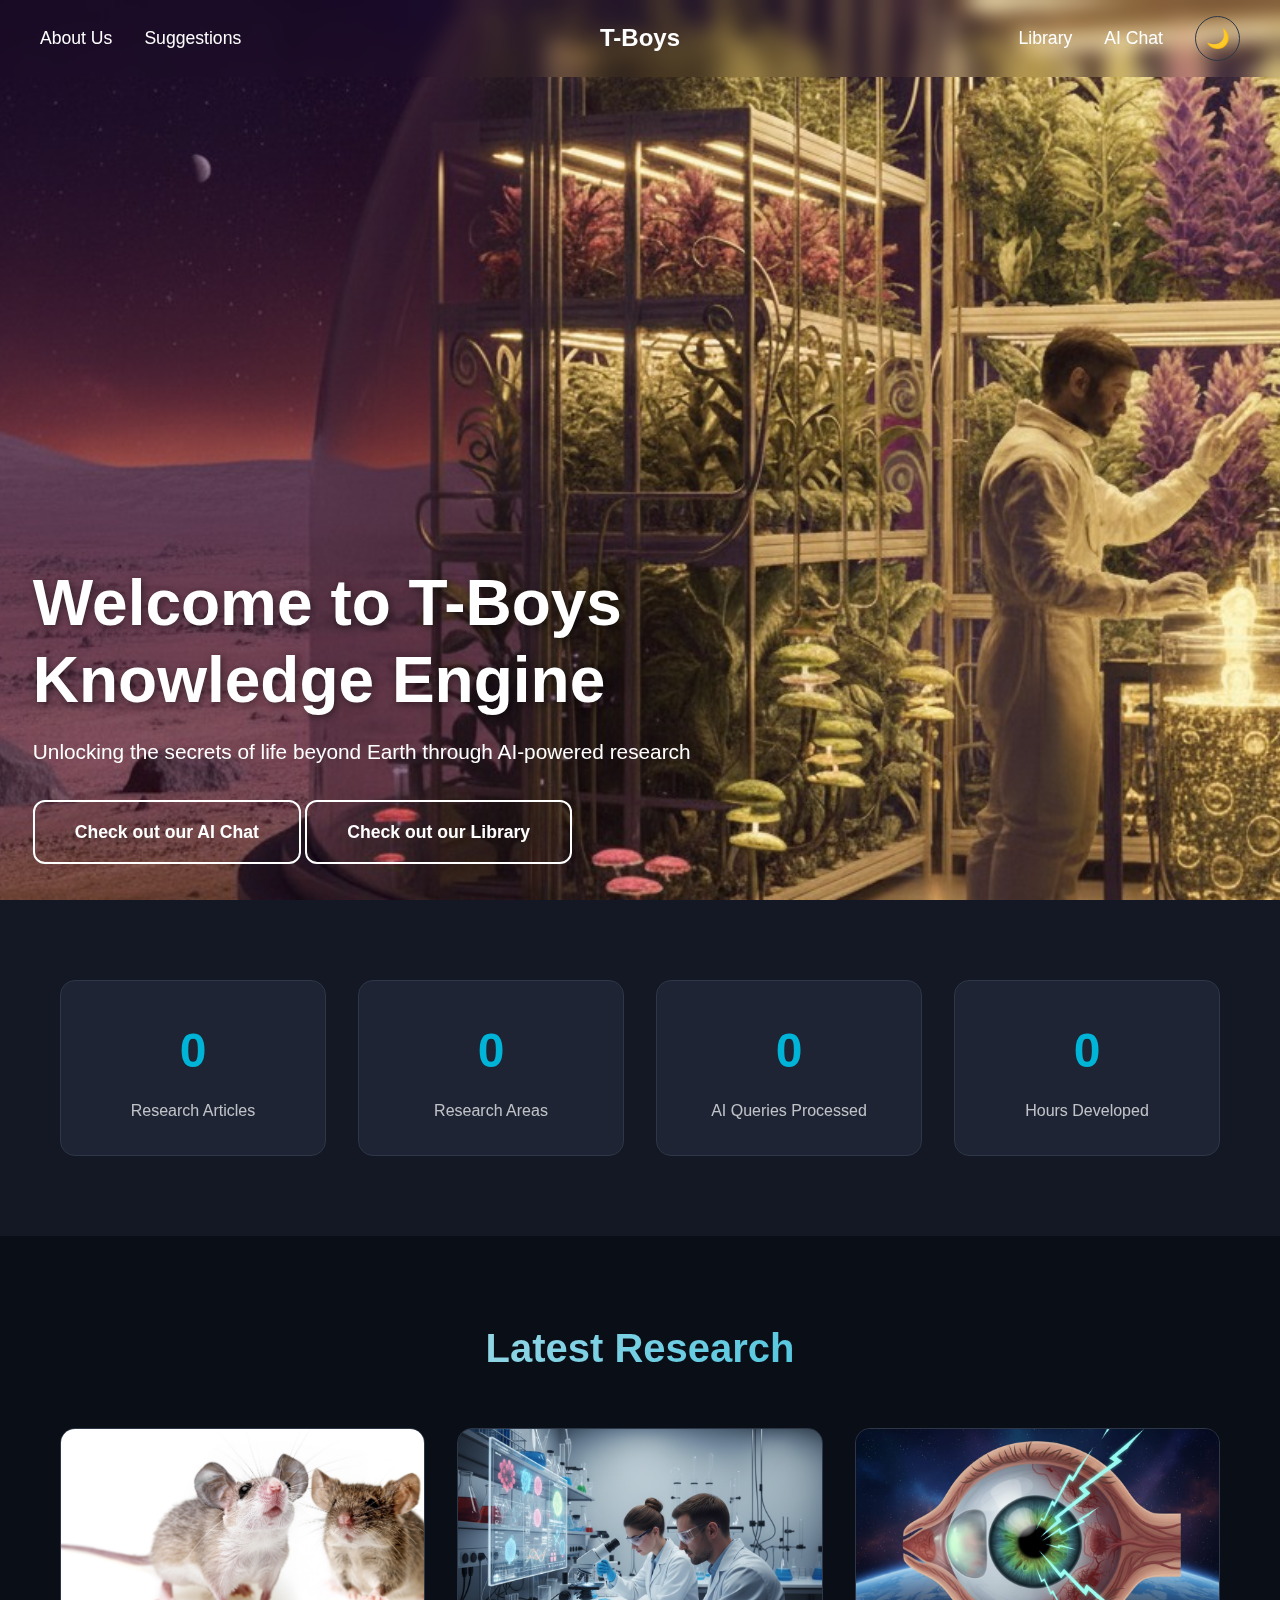
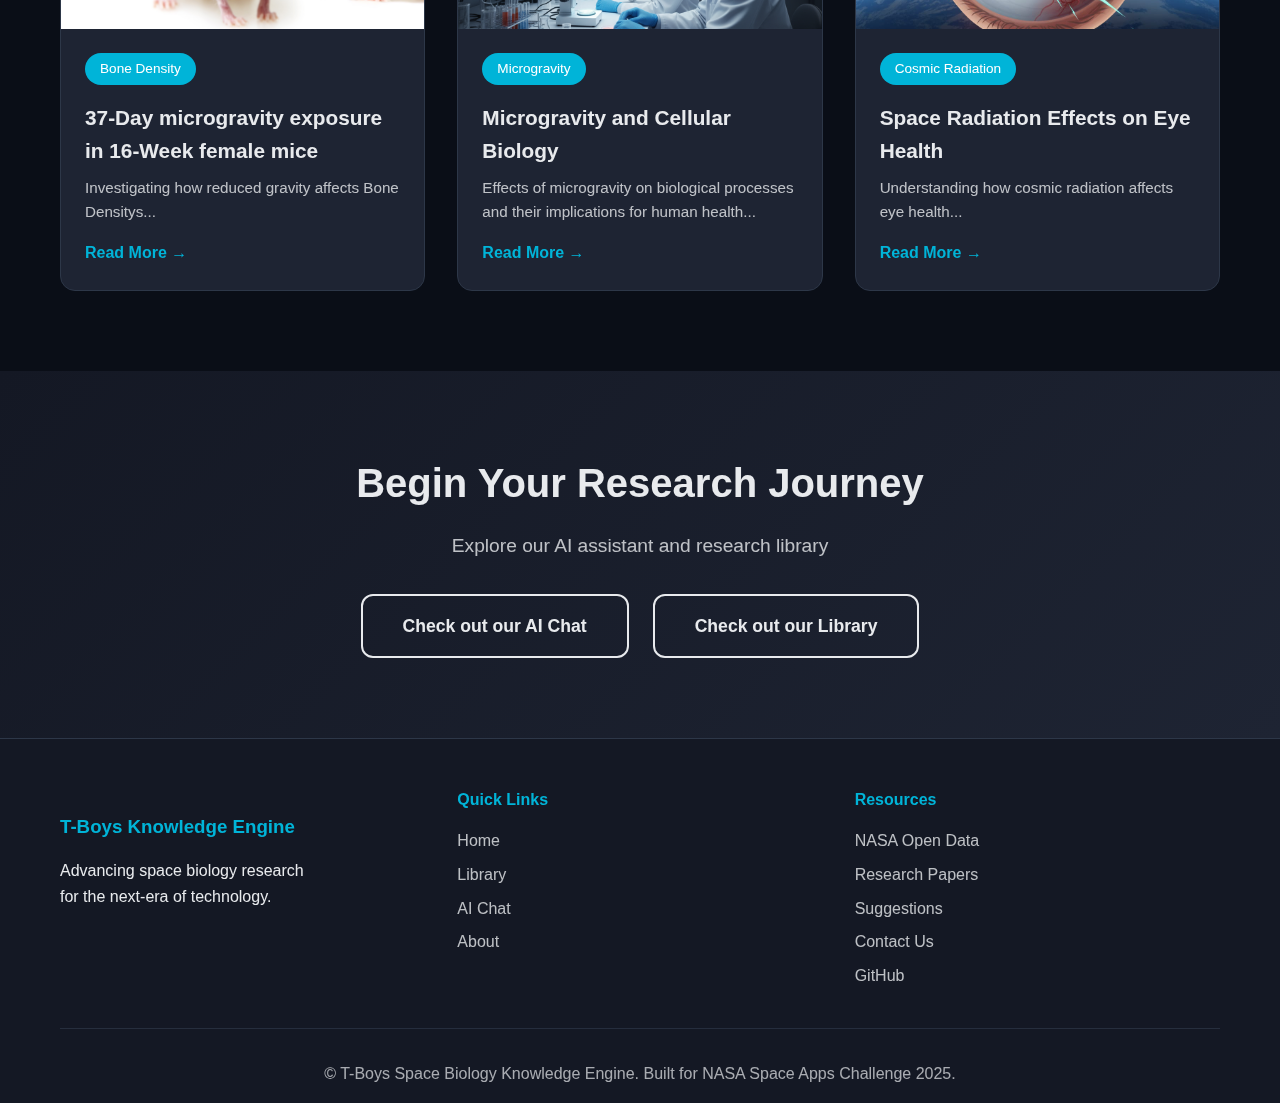
<file: index.html>
<!DOCTYPE html>
<html lang="en">
<head>
    <meta charset="UTF-8">
    <meta name="viewport" content="width=device-width, initial-scale=1.0">
    <title>T-Boys Knowledge Engine</title>
    <link rel="stylesheet" href="style.css">
</head>
<body>
    <nav class="navbar">
        <div class="nav-container">
            <!-- Left: About Us -->
            <ul class="nav-links-left">
                <li><a href="about.html">About Us</a></li>
                <li><a href="suggestions.html">Suggestions</a></li>
            </ul>
            
            
            <!-- Center: Logo -->
            <div class="nav-logo">
                <span class="logo-text" onclick="window.location.href='index.html'">T-Boys</span>
            </div>
            
            <!-- Right: Library, AI Chat, Theme Toggle -->
            <ul class="nav-links-right">
                <li><a href="library.html">Library</a></li>
                <li><a href="ai.html">AI Chat</a></li>
                <li>
                    <button class="theme-toggle" aria-label="Toggle theme">
                        <span class="sun-icon">☀️</span>
                        <span class="moon-icon">🌙</span>
                    </button>
                </li>
            </ul>
            
            <!-- Mobile toggle (keep this) -->
            <button class="mobile-toggle" aria-label="Toggle menu">
                <span></span>
                <span></span>
                <span></span>
            </button>
        </div>
    </nav>

    <section class="hero">

        <div class="hero-background">
        </div>
        <div class="hero-overlay"></div>
        <div class="hero-content">
            <h1 class="hero-title">Welcome to T-Boys Knowledge Engine</h1>
            <p class="hero-tagline">Unlocking the secrets of life beyond Earth through AI-powered research</p>
            <div class="search-buttons">
                <a href="ai.html" class="search-button">Check out our AI Chat</a>
                <a href="library.html" class="search-button">Check out our Library</a>
              </div>

        </div>
    </section>

    <section class="stats">
        <div class="container">
            <div class="stats-grid">
                <div class="stat-card">
                    <div class="stat-number" data-target="30">0</div>
                    <div class="stat-label">Research Articles</div>
                </div>
                <div class="stat-card">
                    <div class="stat-number" data-target="15">0</div>
                    <div class="stat-label">Research Areas</div>
                </div>
                <div class="stat-card">
                    <div class="stat-number" data-target="30">0</div>
                    <div class="stat-label">AI Queries Processed</div>
                </div>
                <div class="stat-card">
                    <div class="stat-number" data-target="48">0</div>
                    <div class="stat-label">Hours Developed</div>
                </div>
            </div>
        </div>
    </section>

    <section class="latest-uploads">
        <div class="container">
            <h2 class="section-title">Latest Research</h2>
            <div class="articles-grid">
                <div class="article-card">
                    <div class="article-image" style="background-image: url(' image.png')"></div>
                    <div class="article-content">
                        <span class="article-tag">Bone Density</span>
                        <h3 class="article-title">37-Day microgravity exposure in 16-Week female mice</h3>
                        <p class="article-excerpt">Investigating how reduced gravity affects Bone Densitys...</p>
                        <a href="document-detail.html?id=32" class="article-link">Read More →</a>
                    </div>
                </div>
                <div class="article-card">
                    <div class="article-image" style="background-image: url(' image2.png')"></div>
                    <div class="article-content">
                        <span class="article-tag">Microgravity</span>
                        <h3 class="article-title">Microgravity and Cellular Biology</h3>
                        <p class="article-excerpt">Effects of microgravity on biological processes and their implications for human health...</p>
                        <a href="document-detail.html?id=5" class="article-link">Read More →</a>
                    </div>
                </div>
                <div class="article-card">
                    <div class="article-image" style="background-image: url(' image3.jpg')"></div>
                    <div class="article-content">
                        <span class="article-tag">Cosmic Radiation</span>
                        <h3 class="article-title">Space Radiation Effects on Eye Health</h3>
                        <p class="article-excerpt">Understanding how cosmic radiation affects eye health...</p>
                        <a href="document-detail.html?id=12" class="article-link">Read More →</a>
                    </div>
                </div>
            </div>
        </div>
    </section>

    <section class="cta-section">
        <div class="container">
          <div class="cta-content">
            <h2 class="cta-title">Begin Your Research Journey</h2>
            <p class="cta-subtitle">Explore our AI assistant and research library</p>
            <div class="cta-buttons">
              <a href="ai.html" class="cta-btn primary">Check out our AI Chat</a>
              <a href="library.html" class="cta-btn primary">Check out our Library</a>
            </div>
          </div>
        </div>
      </section>

    <!-- Footer -->
    <footer class="footer">
        <div class="container">
            <div class="footer-content">
                <div class="footer-section">
                    <br>
                    <h3>T-Boys Knowledge Engine</h3>
                    <p>Advancing space biology research<br> for the next-era of technology.</p>
                </div>
                <div class="footer-section">
                    <h4>Quick Links</h4>
                    <ul>
                        <li><a href="index.html">Home</a></li>
                        <li><a href="library.html">Library</a></li>
                        <li><a href="ai.html">AI Chat</a></li>
                        <li><a href="about.html">About</a></li>
                    </ul>
                </div>
                <div class="footer-section">
                    <h4>Resources</h4>
                    <ul>
                        <li><a href="https://science.nasa.gov/biological-physical/data/">NASA Open Data</a></li>
                        <li><a href="library.html">Research Papers</a></li>
                        <li><a href="suggestions.html">Suggestions</a></li>
                        <li><a href="https://github.com/AnayDhawan">Contact Us</a></li>
                        <li><a href="https://github.com/AnayDhawan">GitHub</a></li>
                    </ul>
                </div>
            </div>
            <div class="footer-bottom">
                <p>&copy; T-Boys Space Biology Knowledge Engine. Built for NASA Space Apps Challenge 2025.</p>
            </div>
        </div>
    </footer>


    <script src="script.js"></script>
</body>
</html>
</file>
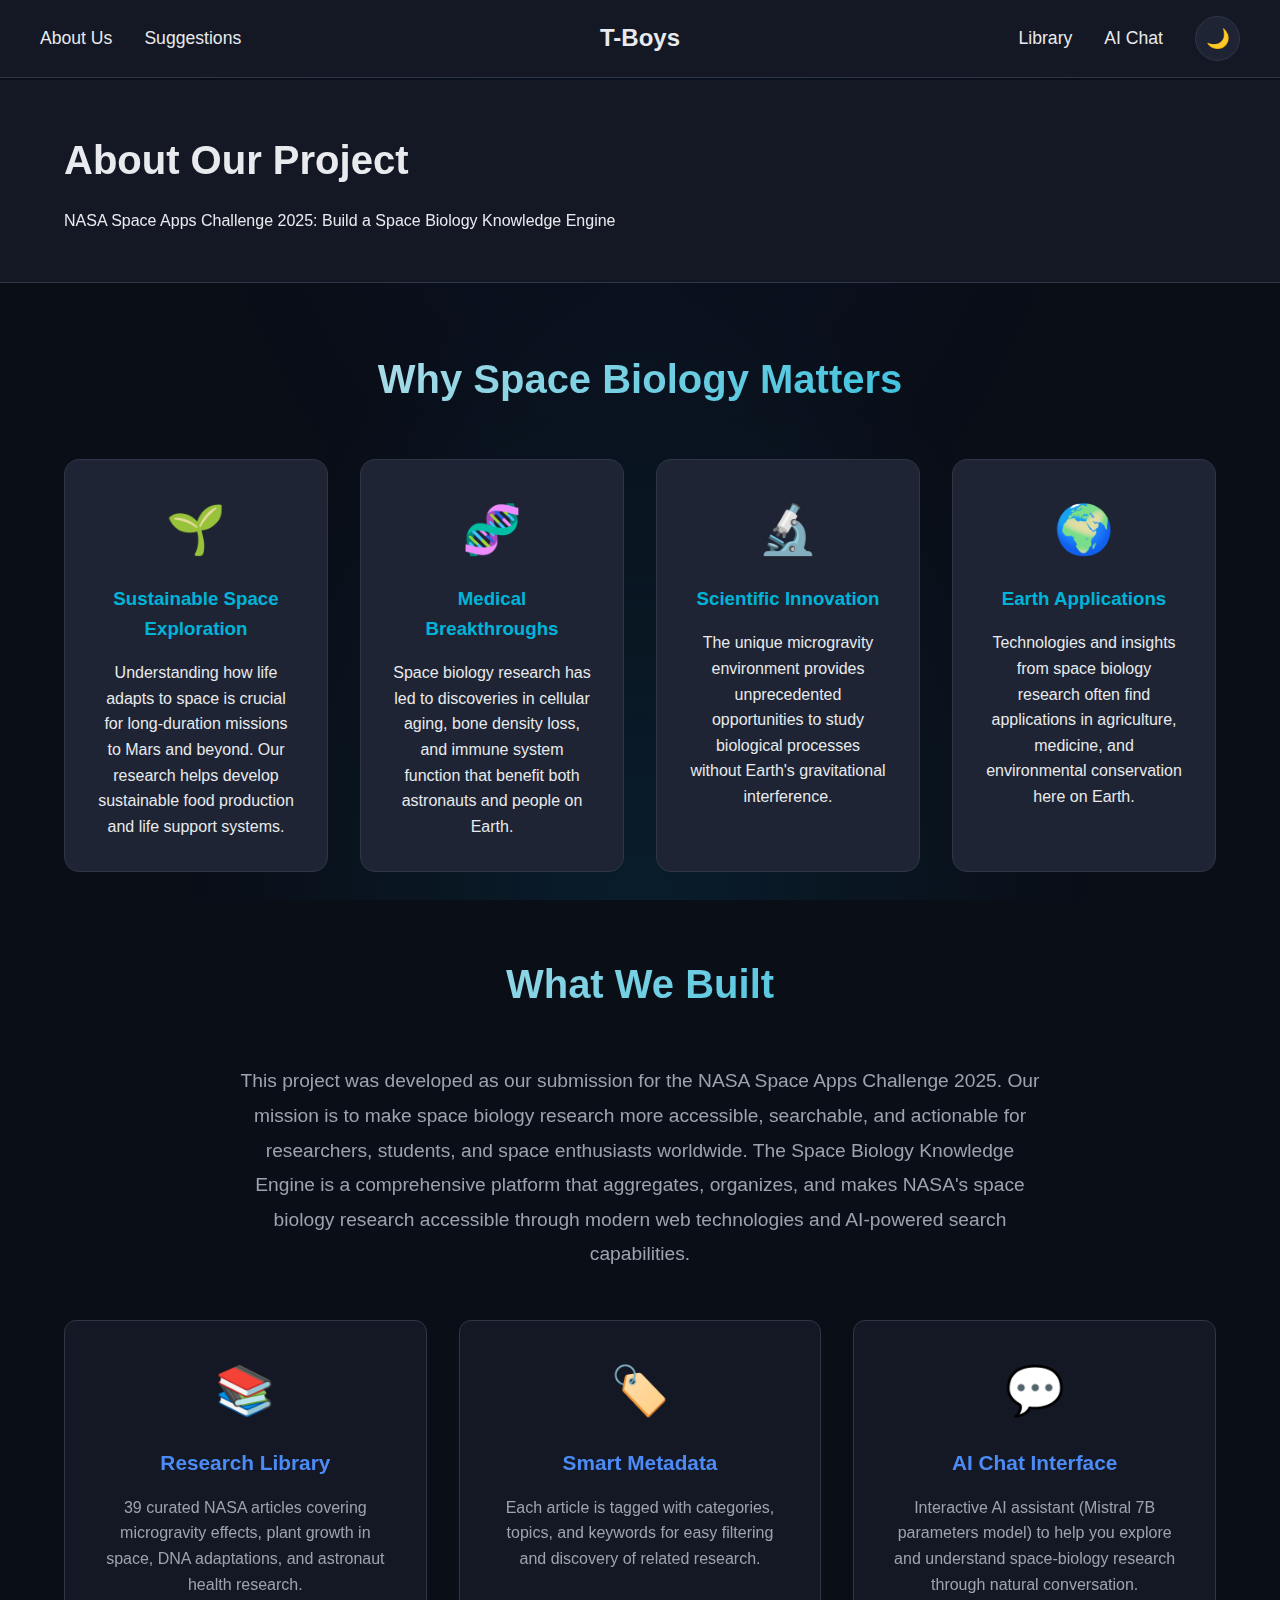
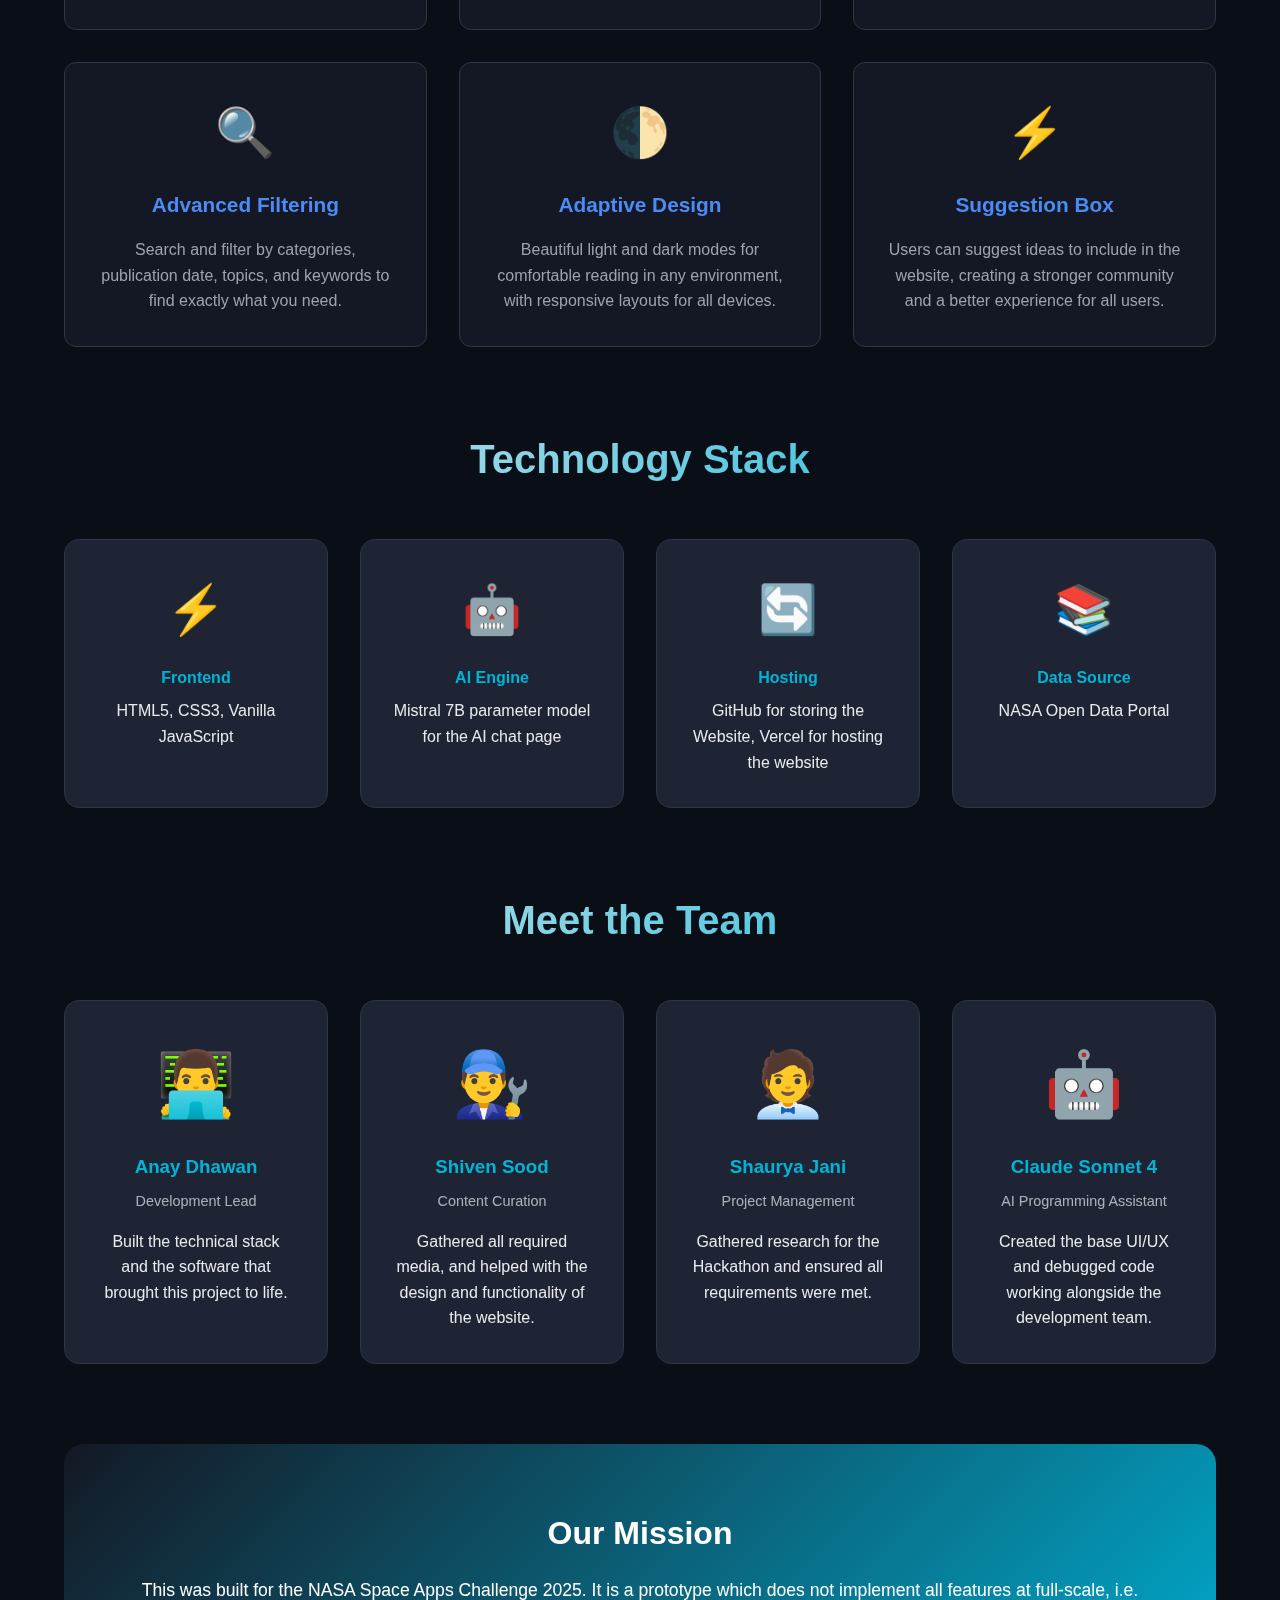
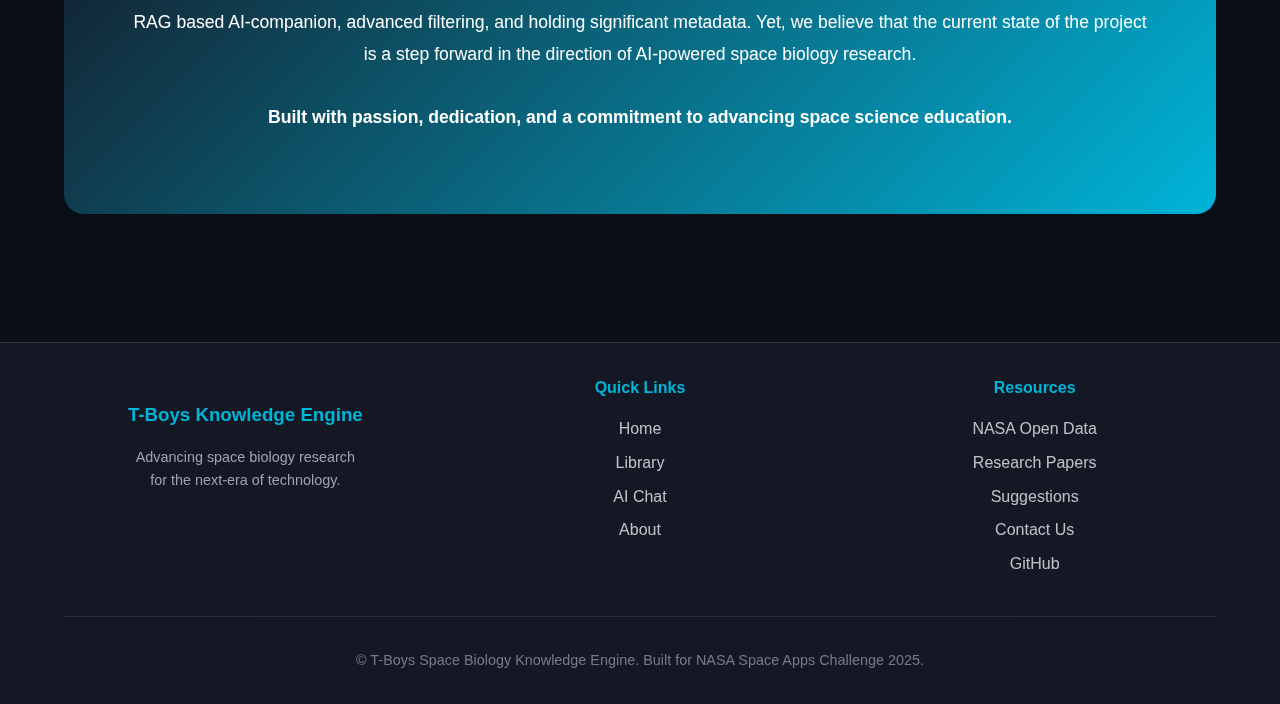
<file: about.html>
<!DOCTYPE html>
<html lang="en">
<head>
    <meta charset="UTF-8">
    <meta name="viewport" content="width=device-width, initial-scale=1.0">
    <title>About - Space Biology Knowledge Engine</title>
    <link rel="stylesheet" href="style.css">
    <link rel="stylesheet" href="library.css">
</head>
<body>
    <nav class="navbar-not-hero">
        <div class="nav-container">
            <!-- Left: About Us -->
            <ul class="nav-links-left">
                <li><a href="about.html">About Us</a></li>
                <li><a href="suggestions.html">Suggestions</a></li>
            </ul>
            
            <!-- Center: Logo -->
            <div class="nav-logo">
                <span class="logo-text" onclick="window.location.href='index.html'">T-Boys</span>
            </div>
            
            <!-- Right: Library, AI Chat, Theme Toggle -->
            <ul class="nav-links-right">
                <li><a href="library.html">Library</a></li>
                <li><a href="ai.html">AI Chat</a></li>
                <li>
                    <button class="theme-toggle" aria-label="Toggle theme">
                        <span class="sun-icon">☀️</span>
                        <span class="moon-icon">🌙</span>
                    </button>
                </li>
            </ul>
            
            <!-- Mobile toggle -->
            <button class="mobile-toggle" aria-label="Toggle menu">
                <span></span>
                <span></span>
                <span></span>
            </button>
        </div>
    </nav>

    <main class="library-main">
        <div class="library-hero">
            <div class="container">
                <h1 class="page-title">About Our Project</h1>
                <p>NASA Space Apps Challenge 2025: Build a Space Biology Knowledge Engine</p>
            </div>
        </div>
    
    <section class="about-content">
        <div class="container">

            <!-- Why Space Biology Matters -->
            <div class="about-section">
                <h2 class="section-title">Why Space Biology Matters</h2>
                <div class="about-grid">
                    <div class="about-card">
                        <div class="about-icon">🌱</div>
                        <h3>Sustainable Space Exploration</h3>
                        <p>Understanding how life adapts to space is crucial for long-duration missions to Mars and beyond. Our research helps develop sustainable food production and life support systems.</p>
                    </div>
                    <div class="about-card">
                        <div class="about-icon">🧬</div>
                        <h3>Medical Breakthroughs</h3>
                        <p>Space biology research has led to discoveries in cellular aging, bone density loss, and immune system function that benefit both astronauts and people on Earth.</p>
                    </div>
                    <div class="about-card">
                        <div class="about-icon">🔬</div>
                        <h3>Scientific Innovation</h3>
                        <p>The unique microgravity environment provides unprecedented opportunities to study biological processes without Earth's gravitational interference.</p>
                    </div>
                    <div class="about-card">
                        <div class="about-icon">🌍</div>
                        <h3>Earth Applications</h3>
                        <p>Technologies and insights from space biology research often find applications in agriculture, medicine, and environmental conservation here on Earth.</p>
                    </div>
                </div>
            </div>

            <!-- Project Overview -->
            <div class="about-section overview-section">
                <h2 class="section-title">What We Built</h2>
                <p class="overview-text">This project was developed as our submission for the NASA Space Apps Challenge 2025. Our mission is to make space biology research more accessible, searchable, and actionable for researchers, students, and space enthusiasts worldwide. The Space Biology Knowledge Engine is a comprehensive platform that aggregates, organizes, and makes NASA's space biology research accessible through modern web technologies and AI-powered search capabilities.</p>
                
                <div class="features-showcase">
                    <div class="feature-box">
                        <div class="feature-icon">📚</div>
                        <h3>Research Library</h3>
                        <p>39 curated NASA articles covering microgravity effects, plant growth in space, DNA adaptations, and astronaut health research.</p>
                    </div>
                    <div class="feature-box">
                        <div class="feature-icon">🏷️</div>
                        <h3>Smart Metadata</h3>
                        <p>Each article is tagged with categories, topics, and keywords for easy filtering and discovery of related research.</p>
                    </div>
                    <div class="feature-box">
                        <div class="feature-icon">💬</div>
                        <h3>AI Chat Interface</h3>
                        <p>Interactive AI assistant (Mistral 7B parameters model) to help you explore and understand space-biology research through natural conversation. </p>
                    </div>
                    <!-- This is not in it's best use in the current state of the project, we plan to improve it by only citing scholarly articles used in the project. We also aim to use competitive AI models to provide users with better results. -->
                    <div class="feature-box">
                        <div class="feature-icon">🔍</div>
                        <h3>Advanced Filtering</h3>
                        <p>Search and filter by categories, publication date, topics, and keywords to find exactly what you need.</p>
                    </div>
                    <div class="feature-box">
                        <div class="feature-icon">🌓</div>
                        <h3>Adaptive Design</h3>
                        <p>Beautiful light and dark modes for comfortable reading in any environment, with responsive layouts for all devices.</p>
                    </div>
                    <div class="feature-box">
                        <div class="feature-icon">⚡</div>
                        <h3>Suggestion Box</h3>
                        <p>Users can suggest ideas to include in the website, creating a stronger community and a better experience for all users.</p>
                    </div>
                </div>
            </div>

            <!-- Technical Stack -->
            <div class="about-section tech-stack">
                <h2 class="section-title">Technology Stack</h2>
                <div class="tech-grid">
                    <div class="tech-item">
                        <div class="tech-icon">⚡</div>
                        <h4>Frontend</h4>
                        <p>HTML5, CSS3, Vanilla JavaScript</p>
                    </div>
                    <div class="tech-item">
                        <div class="tech-icon">🤖</div>
                        <h4>AI Engine</h4>
                        <p>Mistral 7B parameter model for the AI chat page</p>
                    </div>
                    <div class="tech-item">
                        <div class="tech-icon">🔄</div>
                        <h4>Hosting</h4>
                        <p>GitHub for storing the Website, Vercel for hosting the website</p>
                    </div>
                    <div class="tech-item">
                        <div class="tech-icon">📚</div>
                        <h4>Data Source</h4>
                        <p>NASA Open Data Portal</p>
                    </div>
                </div>
            </div>

            <!-- Team Section -->
            <div class="about-section team-section">
                <h2 class="section-title">Meet the Team</h2>
                <div class="team-grid">
                    <div class="team-card">
                        <div class="team-avatar">👨‍💻</div>
                        <h3>Anay Dhawan</h3>
                        <p class="team-role">Development Lead</p>
                        <p class="team-bio">Built the technical stack and the software that brought this project to life.</p>
                    </div>
                    <div class="team-card">
                        <div class="team-avatar">👨‍🔧</div>
                        <h3>Shiven Sood</h3>
                        <p class="team-role">Content Curation</p>
                        <p class="team-bio">Gathered all required media, and helped with the design and functionality of the website.</p>
                    </div>
                    <div class="team-card">
                        <div class="team-avatar">🧑‍💼</div>
                        <h3>Shaurya Jani</h3>
                        <p class="team-role">Project Management</p>
                        <p class="team-bio">Gathered research for the Hackathon and ensured all requirements were met.</p>
                    </div>
                    <div class="team-card">
                        <div class="team-avatar">🤖</div>
                        <h3>Claude Sonnet 4</h3>
                        <p class="team-role">AI Programming Assistant</p>
                        <p class="team-bio">Created the base UI/UX and debugged code working alongside the development team.</p>
                    </div>
                </div>
            </div>

            <!-- Mission Statement -->
            <div class="hackathon-banner">
                <div class="banner-content">
                    <h2>Our Mission</h2>
                    <p>This was built for the NASA Space Apps Challenge 2025. It is a prototype which does not implement all features at full-scale, i.e. RAG based AI-companion, advanced filtering, and holding significant metadata. Yet, we believe that the current state of the project is a step forward in the direction of AI-powered space biology research.</p>
                    <p class="banner-highlight">Built with passion, dedication, and a commitment to advancing space science education.</p>
                </div>
            </div>
        </div>
    </section>
    </main>

    <!-- Footer -->
    <footer class="footer">
        <div class="container">
            <div class="footer-content">
                <div class="footer-section">
                    <br>
                    <h3>T-Boys Knowledge Engine</h3>
                    <p>Advancing space biology research<br> for the next-era of technology.</p>
                </div>
                <div class="footer-section">
                    <h4>Quick Links</h4>
                    <ul>
                        <li><a href="index.html">Home</a></li>
                        <li><a href="library.html">Library</a></li>
                        <li><a href="ai.html">AI Chat</a></li>
                        <li><a href="about.html">About</a></li>
                    </ul>
                </div>
                <div class="footer-section">
                    <h4>Resources</h4>
                    <ul>
                        <li><a href="https://science.nasa.gov/biological-physical/data/">NASA Open Data</a></li>
                        <li><a href="library.html">Research Papers</a></li>
                        <li><a href="suggestions.html">Suggestions</a></li>
                        <li><a href="https://github.com/AnayDhawan">Contact Us</a></li>
                        <li><a href="https://github.com/AnayDhawan">GitHub</a></li>
                    </ul>
                </div>
            </div>
            <div class="footer-bottom">
                <p>&copy; T-Boys Space Biology Knowledge Engine. Built for NASA Space Apps Challenge 2025.</p>
            </div>
        </div>
    </footer>


    <script src="script.js"></script>
</body>
</html>
</file>
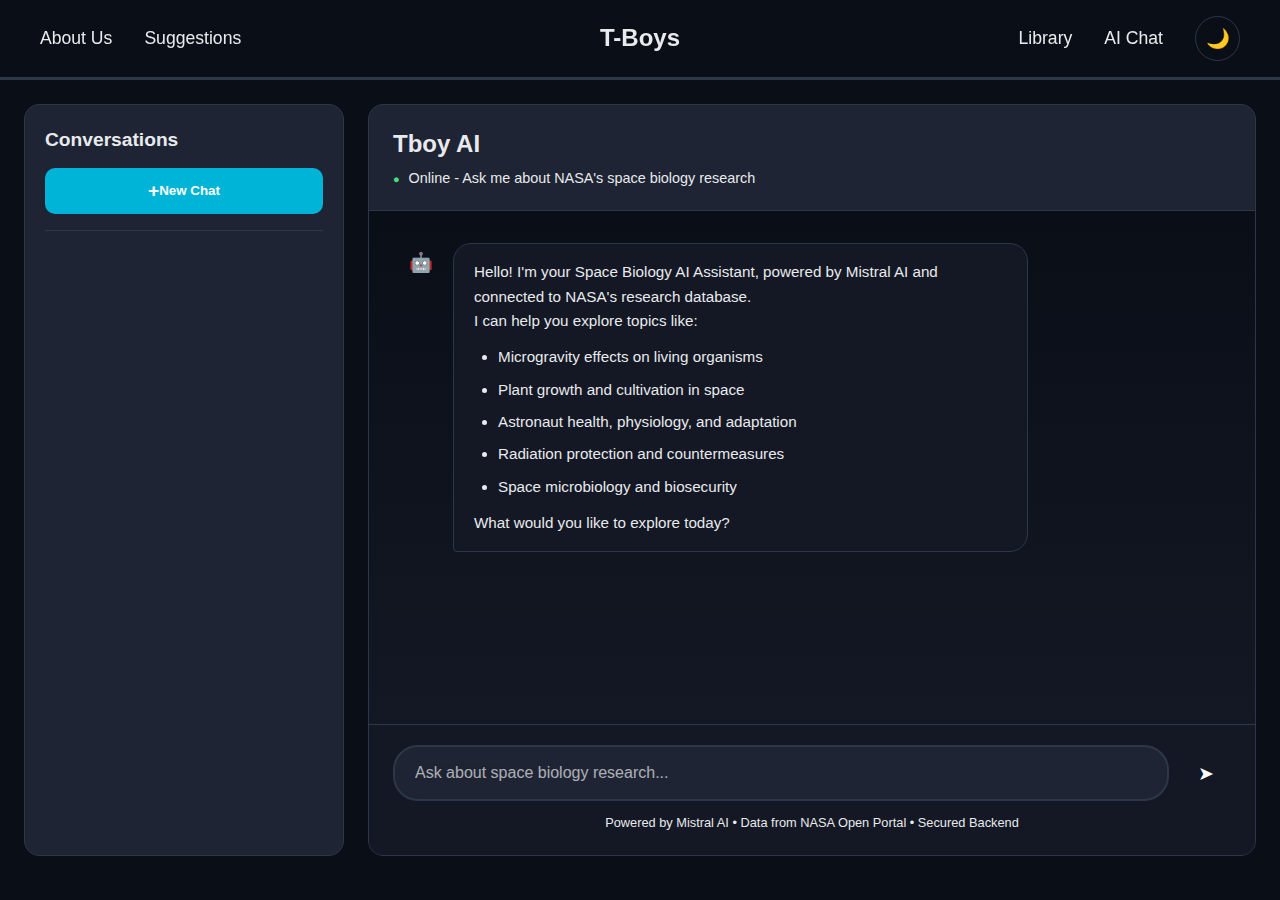
<file: ai.html>
<!doctype html>
<html lang="en">
<head>
    <meta charset="UTF-8" />
    <meta name="viewport" content="width=device-width, initial-scale=1.0" />
    <title>Tboy AI - Space Biology Assistant</title>
    <link rel="stylesheet" href="style.css"/>
    <link rel="stylesheet" href="ai.css"/>
</head>
<body data-theme="dark">
    <!-- Navigation Bar -->
    <nav class="navbar-not-hero">
        <div class="nav-container">
            <ul class="nav-links-left">
                <li><a href="about.html">About Us</a></li>
                <li><a href="suggestions.html">Suggestions</a></li>
            </ul>
            
            <div class="nav-logo">
                <span class="logo-text" onclick="window.location.href='index.html'" style="cursor: pointer;">T-Boys</span>
            </div>
            
            <ul class="nav-links-right">
                <li><a href="library.html">Library</a></li>
                <li><a href="ai.html">AI Chat</a></li>
                <li>
                    <button class="theme-toggle" id="themeToggle" aria-label="Toggle theme">
                        <span class="sun-icon">☀️</span>
                        <span class="moon-icon">🌙</span>
                    </button>
                </li>
            </ul>
            
            <button class="mobile-toggle" id="mobileToggle" aria-label="Toggle menu">
                <span></span>
                <span></span>
                <span></span>
            </button>
        </div>
    </nav>

    <!-- AI Chat Interface -->
    <section class="chat-interface">
        <div class="chat-container">
            <!-- Chat History Sidebar -->
            <aside class="chat-history" id="chatHistory">
                <div class="chat-history-header">
                    <h3>Conversations</h3>
                    <button class="new-chat-btn" id="newChatBtn">
                        <span class="btn-icon">+</span> New Chat
                    </button>
                </div>
                <div class="chat-history-list" id="chatHistoryList">
                    <!-- History items will be added here dynamically -->
                </div>
            </aside>

            <!-- Main Chat Area -->
            <div class="chat-main">
                <div class="chat-header">
                    <button class="chat-history-toggle" id="chatHistoryToggle">
                        <span>☰</span>
                    </button>
                    <div class="chat-title-area">
                        <h2>Tboy AI</h2>
                        <p class="chat-subtitle">
                            <span class="status-indicator">●</span> Online - Ask me about NASA's space biology research
                        </p>
                    </div>
                </div>

                <div class="chat-messages" id="chatMessages">
                    <!-- Welcome Message -->
                    <div class="message ai-message">
                        <div class="message-avatar">🤖</div>
                        <div class="message-content">
                            <div class="message-text">
                                <p>Hello! I'm your Space Biology AI Assistant, powered by Mistral AI and connected to NASA's research database.</p>
                                <p>I can help you explore topics like:</p>
                                <ul>
                                    <li>Microgravity effects on living organisms</li>
                                    <li>Plant growth and cultivation in space</li>
                                    <li>Astronaut health, physiology, and adaptation</li>
                                    <li>Radiation protection and countermeasures</li>
                                    <li>Space microbiology and biosecurity</li>
                                </ul>
                                <p>What would you like to explore today?</p>
                            </div>
                        </div>
                    </div>
                </div>

                <div class="chat-input-area">
                    <div class="chat-input-container">
                        <input
                            type="text"
                            id="chatInput"
                            class="chat-input"
                            placeholder="Ask about space biology research..."
                            autocomplete="off"
                        />
                        <button class="send-btn" id="sendBtn" aria-label="Send message">
                            <span class="send-icon">➤</span>
                        </button>
                    </div>
                    <div class="chat-footer-info">
                        <small>Powered by Mistral AI • Data from NASA Open Portal • Secured Backend</small>
                    </div>
                </div>
            </div>
        </div>
    </section>

    <script src="script.js"></script>
    <script>
        document.addEventListener('DOMContentLoaded', () => {
            // Theme Toggle
            const themeToggle = document.getElementById('themeToggle');
            const body = document.body;
            const savedTheme = localStorage.getItem('theme') || 'dark';
            
            body.setAttribute('data-theme', savedTheme);

            if (themeToggle) {
                themeToggle.addEventListener('click', () => {
                    const currentTheme = body.getAttribute('data-theme');
                    const newTheme = currentTheme === 'dark' ? 'light' : 'dark';
                    body.setAttribute('data-theme', newTheme);
                    localStorage.setItem('theme', newTheme);
                });
            }

            // Mobile menu toggle
            const mobileToggle = document.getElementById('mobileToggle');
            const navLinksLeft = document.querySelector('.nav-links-left');
            const navLinksRight = document.querySelector('.nav-links-right');

            if (mobileToggle) {
                mobileToggle.addEventListener('click', () => {
                    navLinksLeft.classList.toggle('active');
                    navLinksRight.classList.toggle('active');
                });
            }

            // Chat history toggle for mobile
            const chatHistoryToggle = document.getElementById('chatHistoryToggle');
            const chatHistory = document.getElementById('chatHistory');

            if (chatHistoryToggle) {
                chatHistoryToggle.addEventListener('click', () => {
                    chatHistory.classList.toggle('mobile-active');
                });
            }

            // Chat functionality
            const sendBtn = document.getElementById('sendBtn');
            const chatInput = document.getElementById('chatInput');
            const chatMessages = document.getElementById('chatMessages');
            const chatHistoryList = document.getElementById('chatHistoryList');
            
            // Store conversation history for context
            let conversationHistory = [];
            let currentChatId = Date.now();

            // Load chat history from localStorage
            function loadChatHistory() {
                const savedChats = JSON.parse(localStorage.getItem('chatHistory') || '[]');
                chatHistoryList.innerHTML = '';
                
                savedChats.forEach((chat, index) => {
                    const historyItem = document.createElement('div');
                    historyItem.className = `history-item ${index === 0 ? 'active' : ''}`;
                    historyItem.innerHTML = `
                        <div class="history-title">${chat.title}</div>
                        <div class="history-date">${chat.date}</div>
                    `;
                    historyItem.addEventListener('click', () => {
                        document.querySelectorAll('.history-item').forEach(i => i.classList.remove('active'));
                        historyItem.classList.add('active');
                        loadChat(chat.id);
                    });
                    chatHistoryList.appendChild(historyItem);
                });
            }

            // Save current chat
            function saveCurrentChat() {
                const chats = JSON.parse(localStorage.getItem('chatHistory') || '[]');
                const messages = Array.from(chatMessages.children);
                
                if (messages.length > 1) { // More than just welcome message
                    const title = messages[1].textContent.substring(0, 50) + '...';
                    const chat = {
                        id: currentChatId,
                        title: title,
                        date: new Date().toLocaleString(),
                        messages: conversationHistory,
                        html: chatMessages.innerHTML
                    };
                    
                    const existingIndex = chats.findIndex(c => c.id === currentChatId);
                    if (existingIndex >= 0) {
                        chats[existingIndex] = chat;
                    } else {
                        chats.unshift(chat);
                    }
                    
                    localStorage.setItem('chatHistory', JSON.stringify(chats.slice(0, 20))); // Keep last 20 chats
                    loadChatHistory();
                }
            }

            function loadChat(chatId) {
                const chats = JSON.parse(localStorage.getItem('chatHistory') || '[]');
                const chat = chats.find(c => c.id === chatId);
                if (chat) {
                    chatMessages.innerHTML = chat.html;
                    conversationHistory = chat.messages;
                    currentChatId = chatId;
                }
            }

            function addMessage(text, isUser = false) {
                const messageDiv = document.createElement('div');
                messageDiv.className = `message ${isUser ? 'user-message' : 'ai-message'}`;
                
                if (isUser) {
                    messageDiv.innerHTML = `
                        <div class="message-content">
                            <div class="message-text">${escapeHtml(text)}</div>
                        </div>
                        <div class="message-avatar">👤</div>
                    `;
                } else {
                    messageDiv.innerHTML = `
                        <div class="message-avatar">🤖</div>
                        <div class="message-content">
                            <div class="message-text">${formatMessage(text)}</div>
                        </div>
                    `;
                }
                
                chatMessages.appendChild(messageDiv);
                chatMessages.scrollTop = chatMessages.scrollHeight;
            }

            function escapeHtml(text) {
                const div = document.createElement('div');
                div.textContent = text;
                return div.innerHTML;
            }

            function formatMessage(text) {
                // Simple markdown-like formatting
                return escapeHtml(text)
                    .replace(/\*\*(.*?)\*\*/g, '<strong>$1</strong>')
                    .replace(/\*(.*?)\*/g, '<em>$1</em>')
                    .replace(/\n/g, '<br>');
            }

            function showTypingIndicator() {
                const typingDiv = document.createElement('div');
                typingDiv.className = 'message ai-message typing-indicator';
                typingDiv.id = 'typingIndicator';
                typingDiv.innerHTML = `
                    <div class="message-avatar">🤖</div>
                    <div class="message-content">
                        <div class="typing-dots">
                            <span></span>
                            <span></span>
                            <span></span>
                        </div>
                    </div>
                `;
                chatMessages.appendChild(typingDiv);
                chatMessages.scrollTop = chatMessages.scrollHeight;
            }

            function removeTypingIndicator() {
                const typingIndicator = document.getElementById('typingIndicator');
                if (typingIndicator) {
                    typingIndicator.remove();
                }
            }

            async function sendMessage() {
            const message = chatInput.value.trim();
            if (!message) return;

            // Disable input while processing
            chatInput.disabled = true;
            sendBtn.disabled = true;

            // Add user message to UI and history
            addMessage(message, true);
            conversationHistory.push({ role: 'user', content: message });
            
            // Clear input
            chatInput.value = '';
            
            // Show typing indicator
            showTypingIndicator();

            try {
                // Call Mistral AI API directly (INSECURE - for demo only)
                const response = await fetch('https://api.mistral.ai/v1/chat/completions', {
                    method: 'POST',
                    headers: {
                        'Content-Type': 'application/json',
                        'Authorization': 'Bearer z1k1jXIv8wyEyPFbcogOlHhNoDo6uFxJ' // Will be replaced with the actual key
                    },
                    body: JSON.stringify({
                        model: 'mistral-small-latest',
                        messages: [
                            {
                                role: 'system',
                                content: 'You are a helpful AI assistant specializing in space biology research. You help users understand NASA research on topics like microgravity effects, plant growth in space, astronaut health, and space microbiology. Provide concise, accurate, and engaging responses.'
                            },
                            ...conversationHistory
                        ],
                        temperature: 0.7,
                        max_tokens: 800
                    })
                });

                removeTypingIndicator();

                if (!response.ok) {
                    throw new Error('API request failed');
                }

                const data = await response.json();
                
                if (data.choices && data.choices[0]) {
                    const aiResponse = data.choices[0].message.content;
                    addMessage(aiResponse, false);
                    conversationHistory.push({ role: 'assistant', content: aiResponse });
                    saveCurrentChat();
                } else {
                    throw new Error('Invalid response format');
                }

            } catch (error) {
                removeTypingIndicator();
                console.error('Error:', error);
                addMessage('Sorry, I encountered an error. Please try again.', false);
            } finally {
                // Re-enable input
                chatInput.disabled = false;
                sendBtn.disabled = false;
                chatInput.focus();
            }
        }

            // Event listeners
            sendBtn.addEventListener('click', sendMessage);
            chatInput.addEventListener('keypress', (e) => {
                if (e.key === 'Enter' && !e.shiftKey) {
                    e.preventDefault();
                    sendMessage();
                }
            });

            // New chat button
            const newChatBtn = document.getElementById('newChatBtn');
            if (newChatBtn) {
                newChatBtn.addEventListener('click', () => {
                    if (conversationHistory.length > 0) {
                        saveCurrentChat();
                    }
                    
                    // Reset conversation
                    conversationHistory = [];
                    currentChatId = Date.now();
                    
                    // Reset UI
                    chatMessages.innerHTML = `
                        <div class="message ai-message">
                            <div class="message-avatar">🤖</div>
                            <div class="message-content">
                                <div class="message-text">
                                    <p>Hello! I'm your Space Biology AI Assistant, powered by Mistral AI and connected to NASA's research database.</p>
                                    <p>I can help you explore topics like:</p>
                                    <ul>
                                        <li>Microgravity effects on living organisms</li>
                                        <li>Plant growth and cultivation in space</li>
                                        <li>Astronaut health, physiology, and adaptation</li>
                                        <li>Radiation protection and countermeasures</li>
                                        <li>Space microbiology and biosecurity</li>
                                    </ul>
                                    <p>What would you like to explore today?</p>
                                </div>
                            </div>
                        </div>
                    `;
                });
            }

            // Load chat history on startup
            loadChatHistory();
        });
    </script>
</body>
</html>
</file>
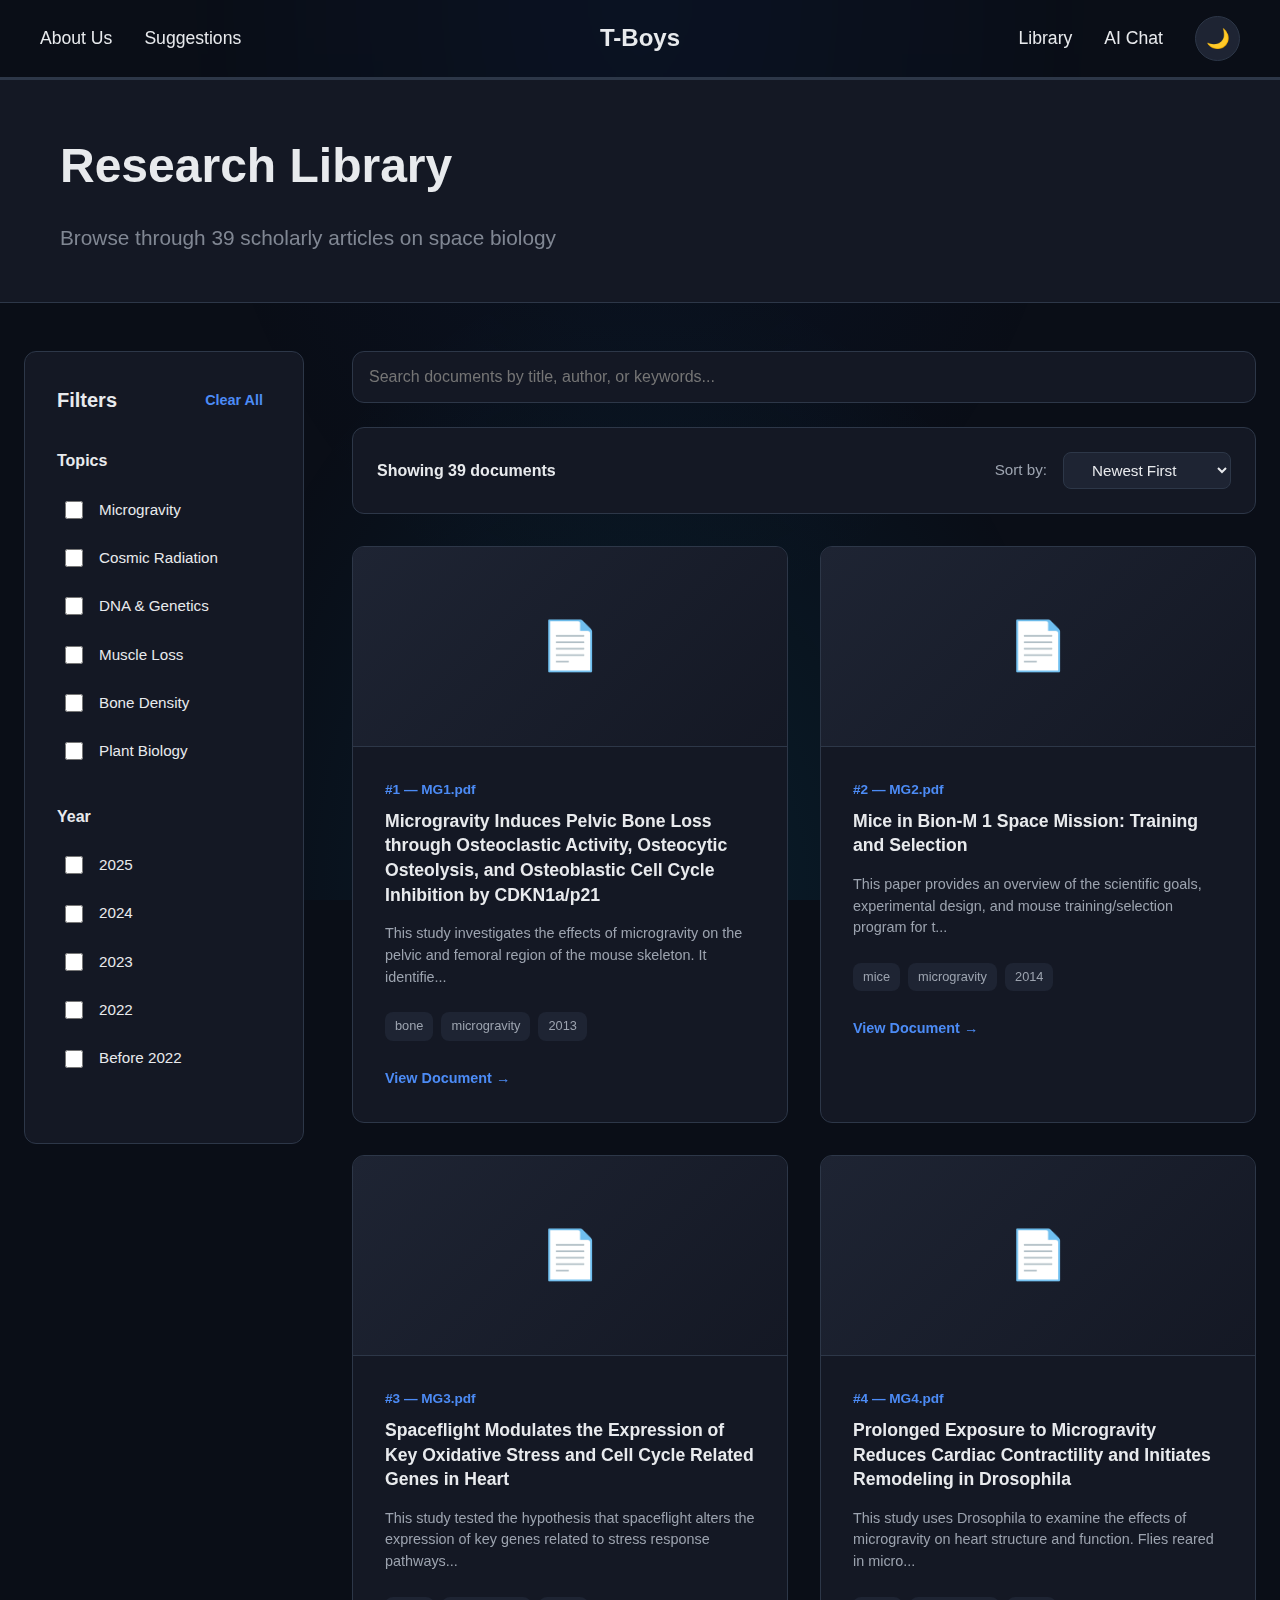
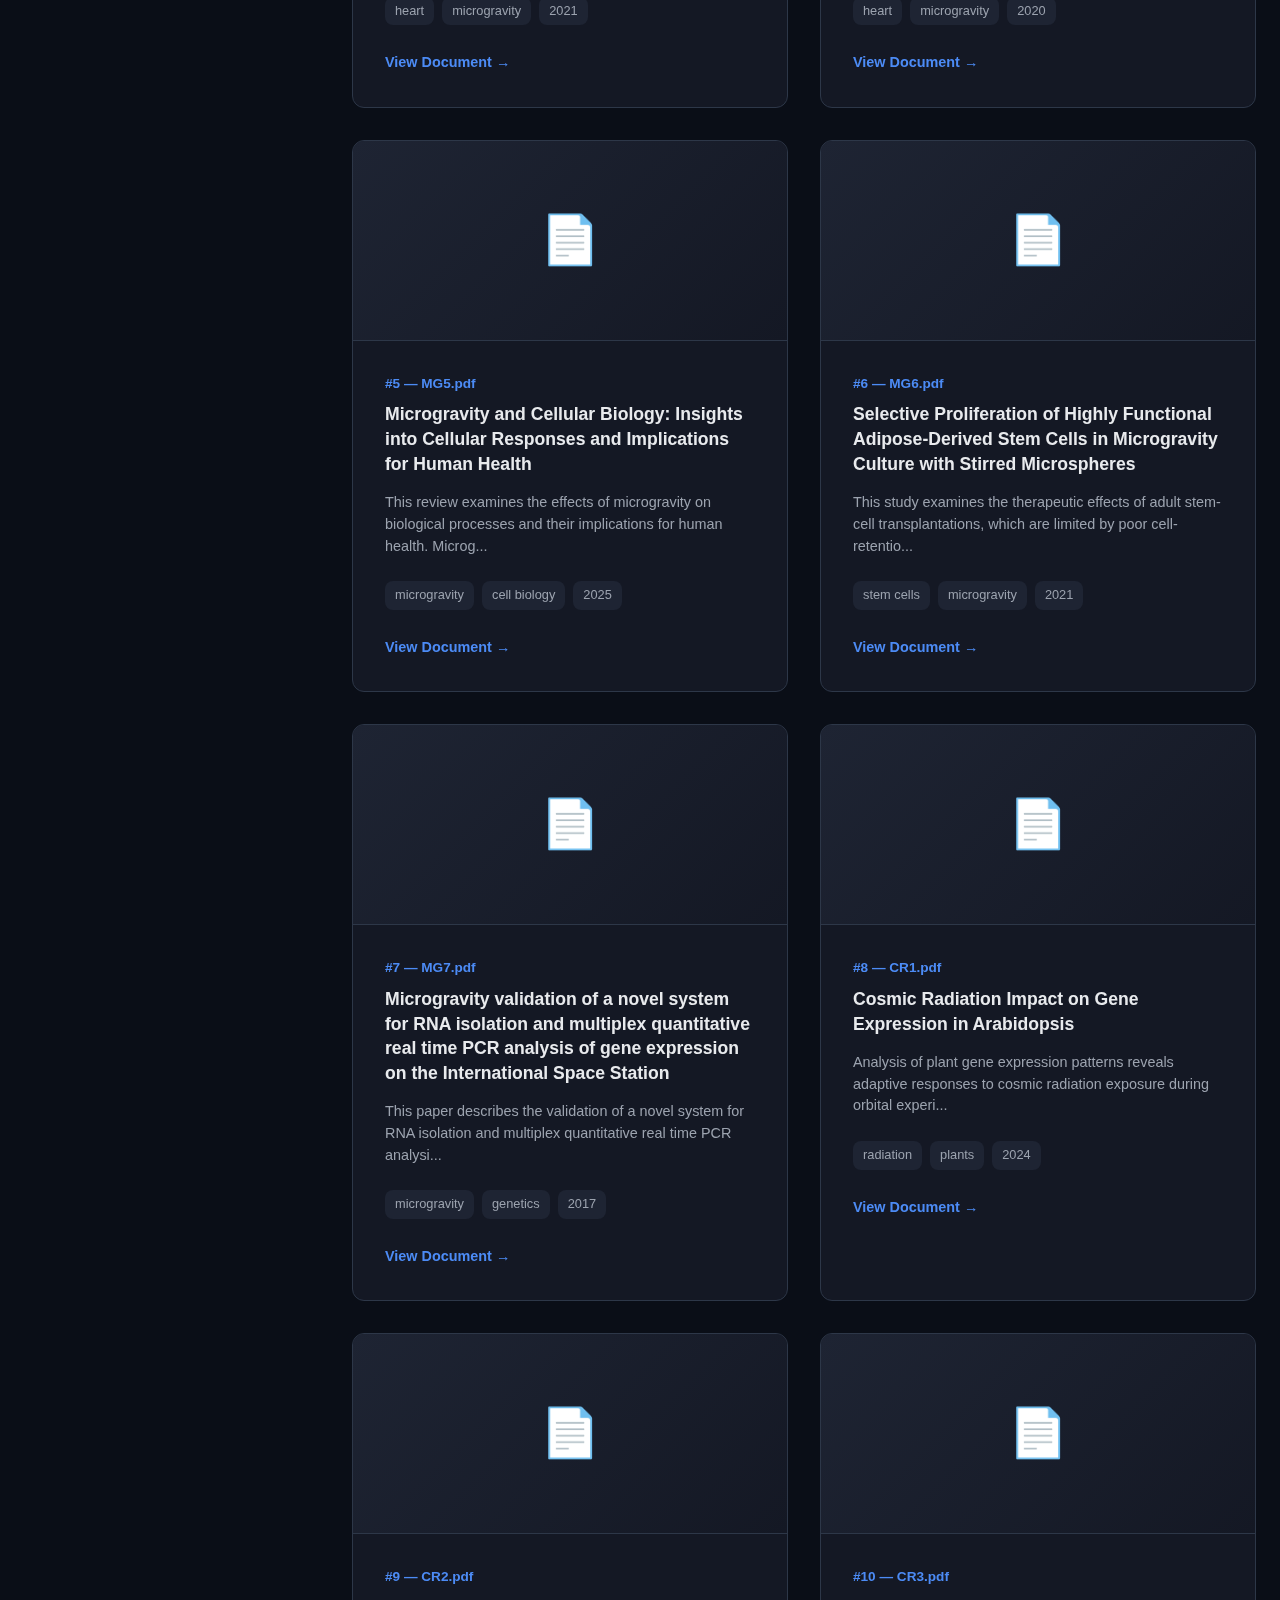
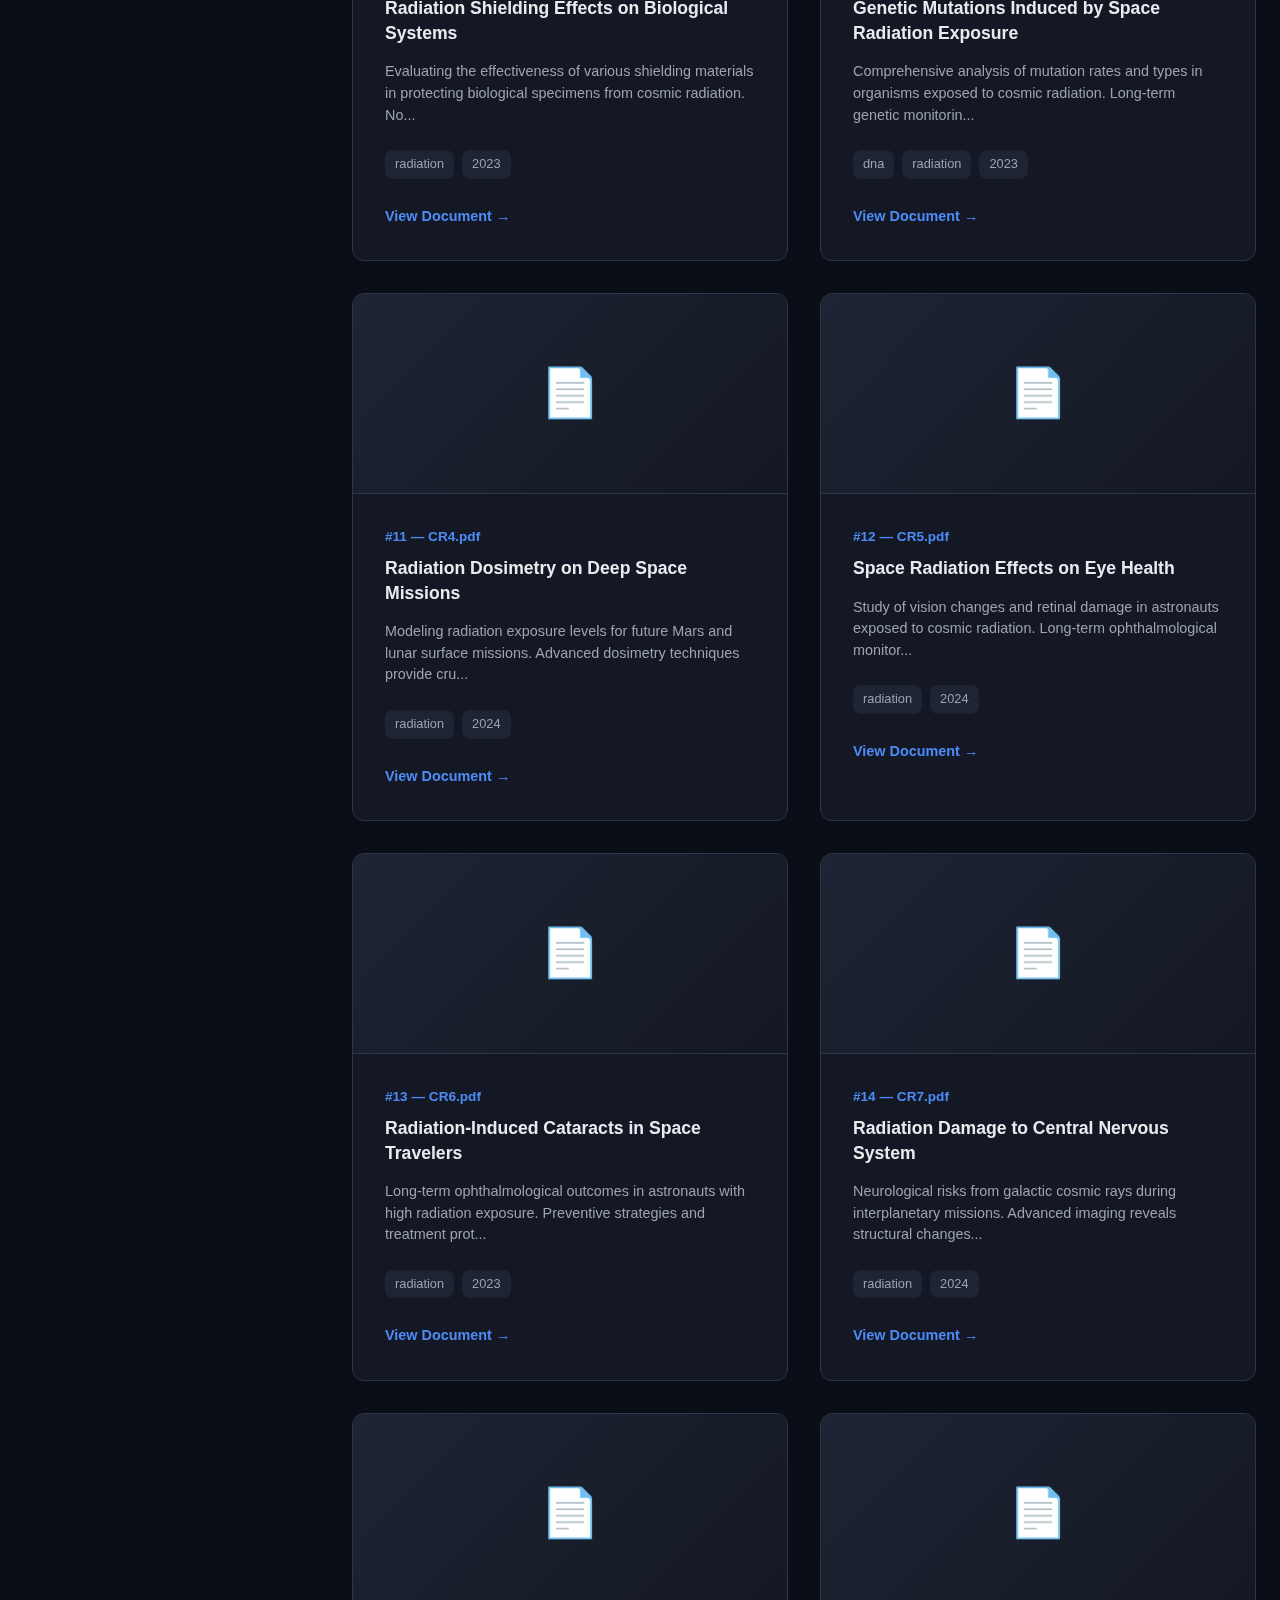
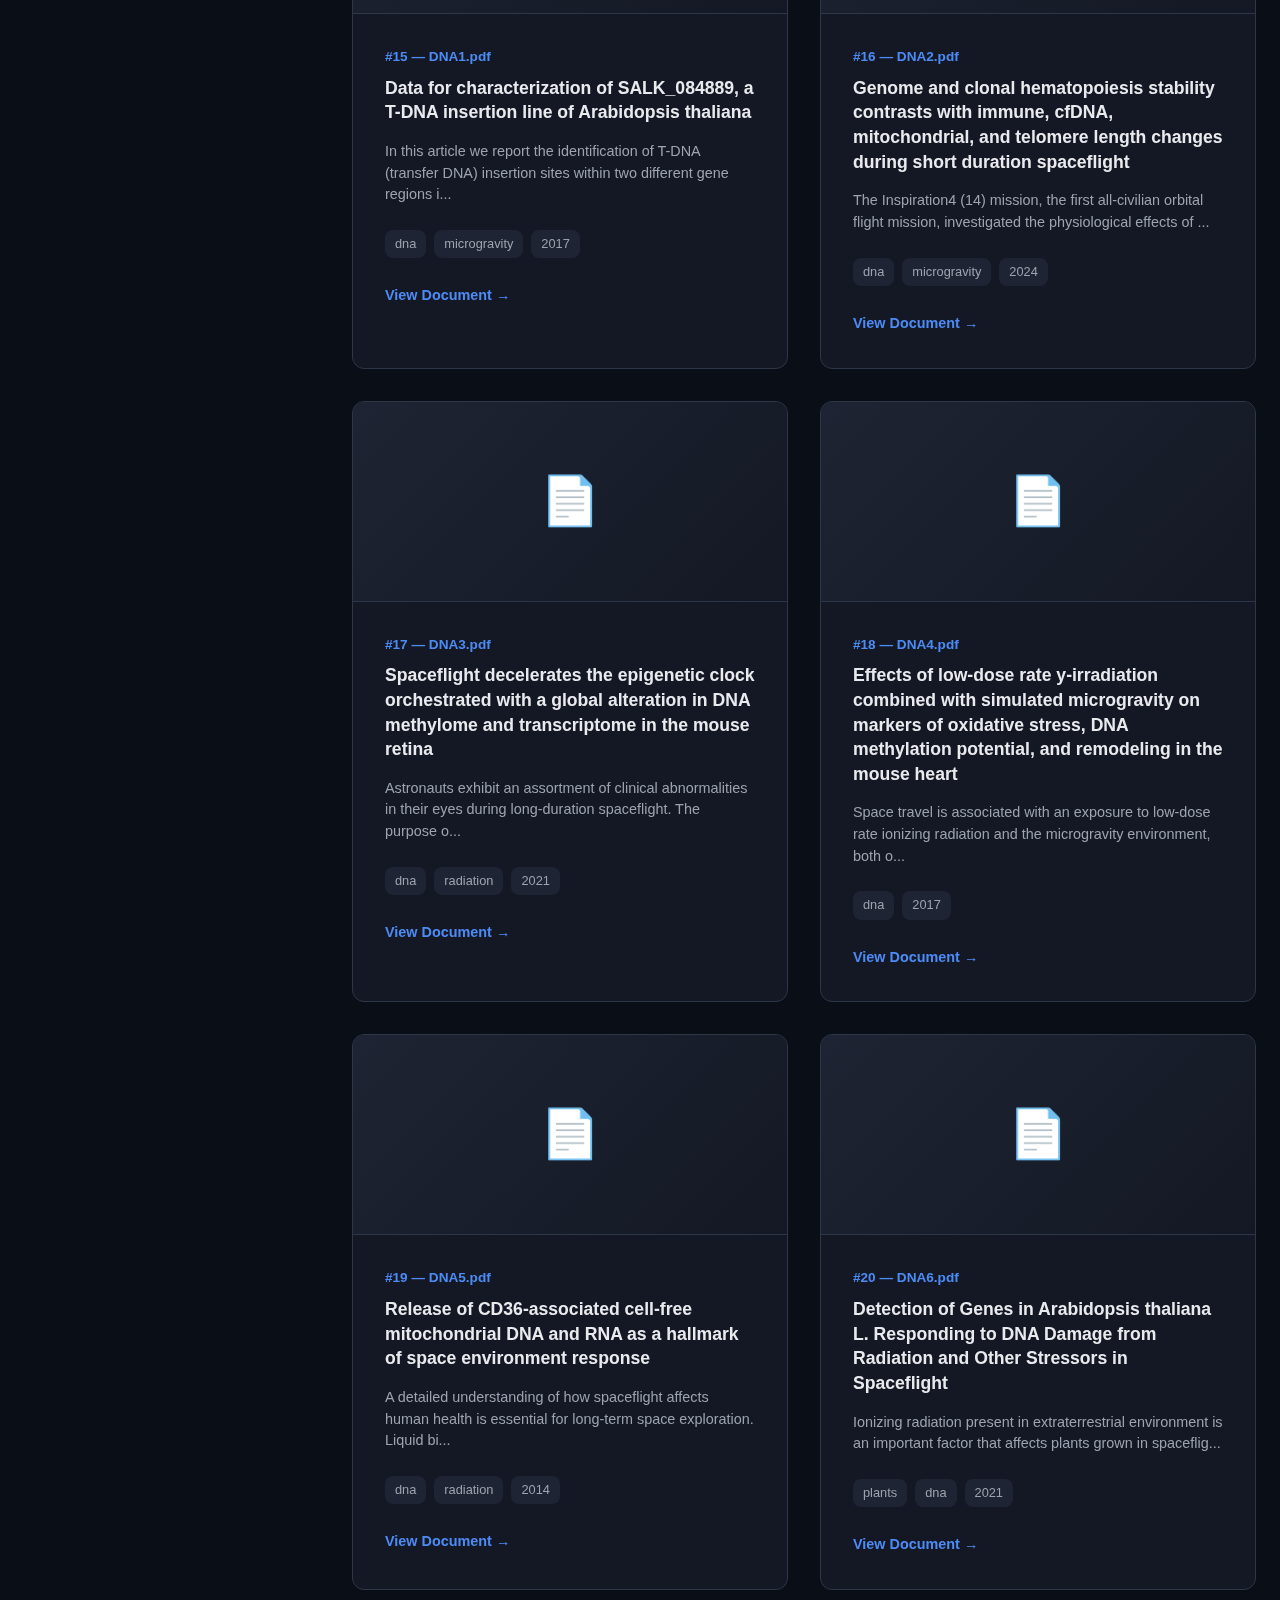
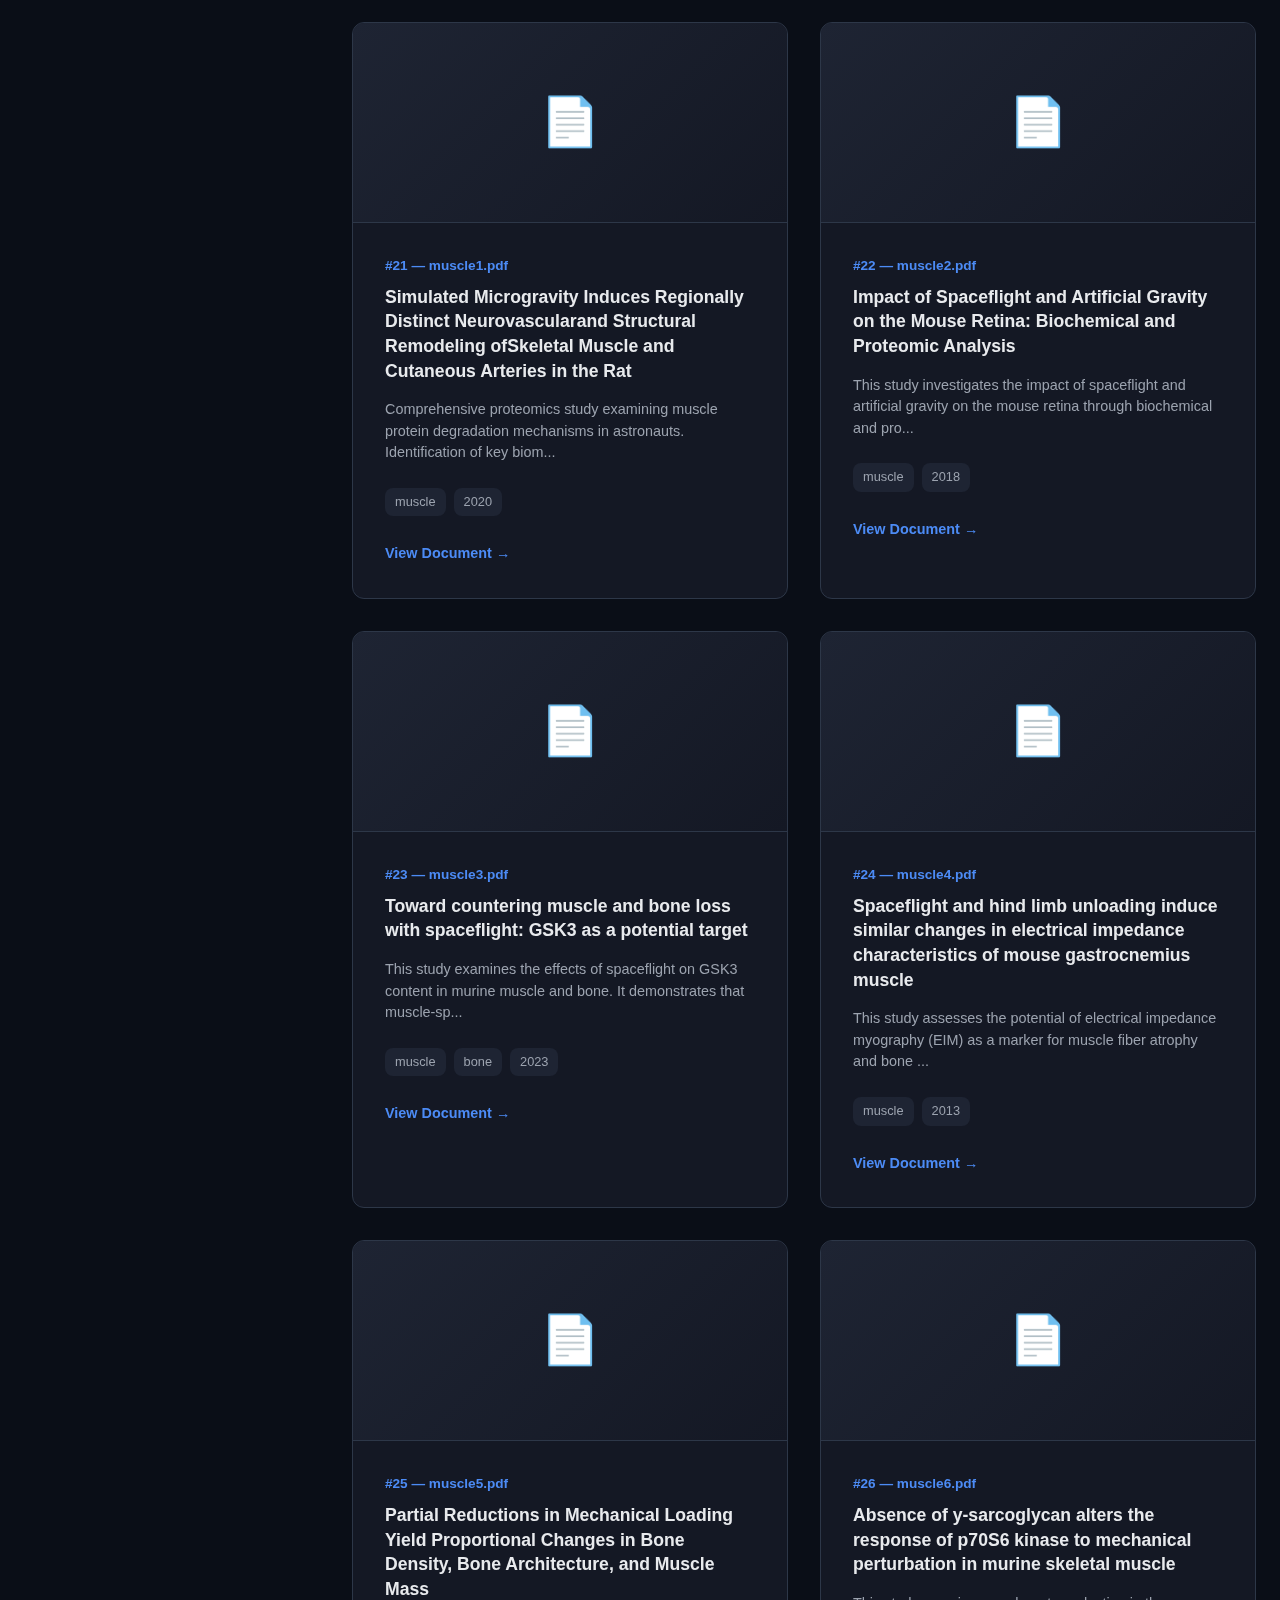
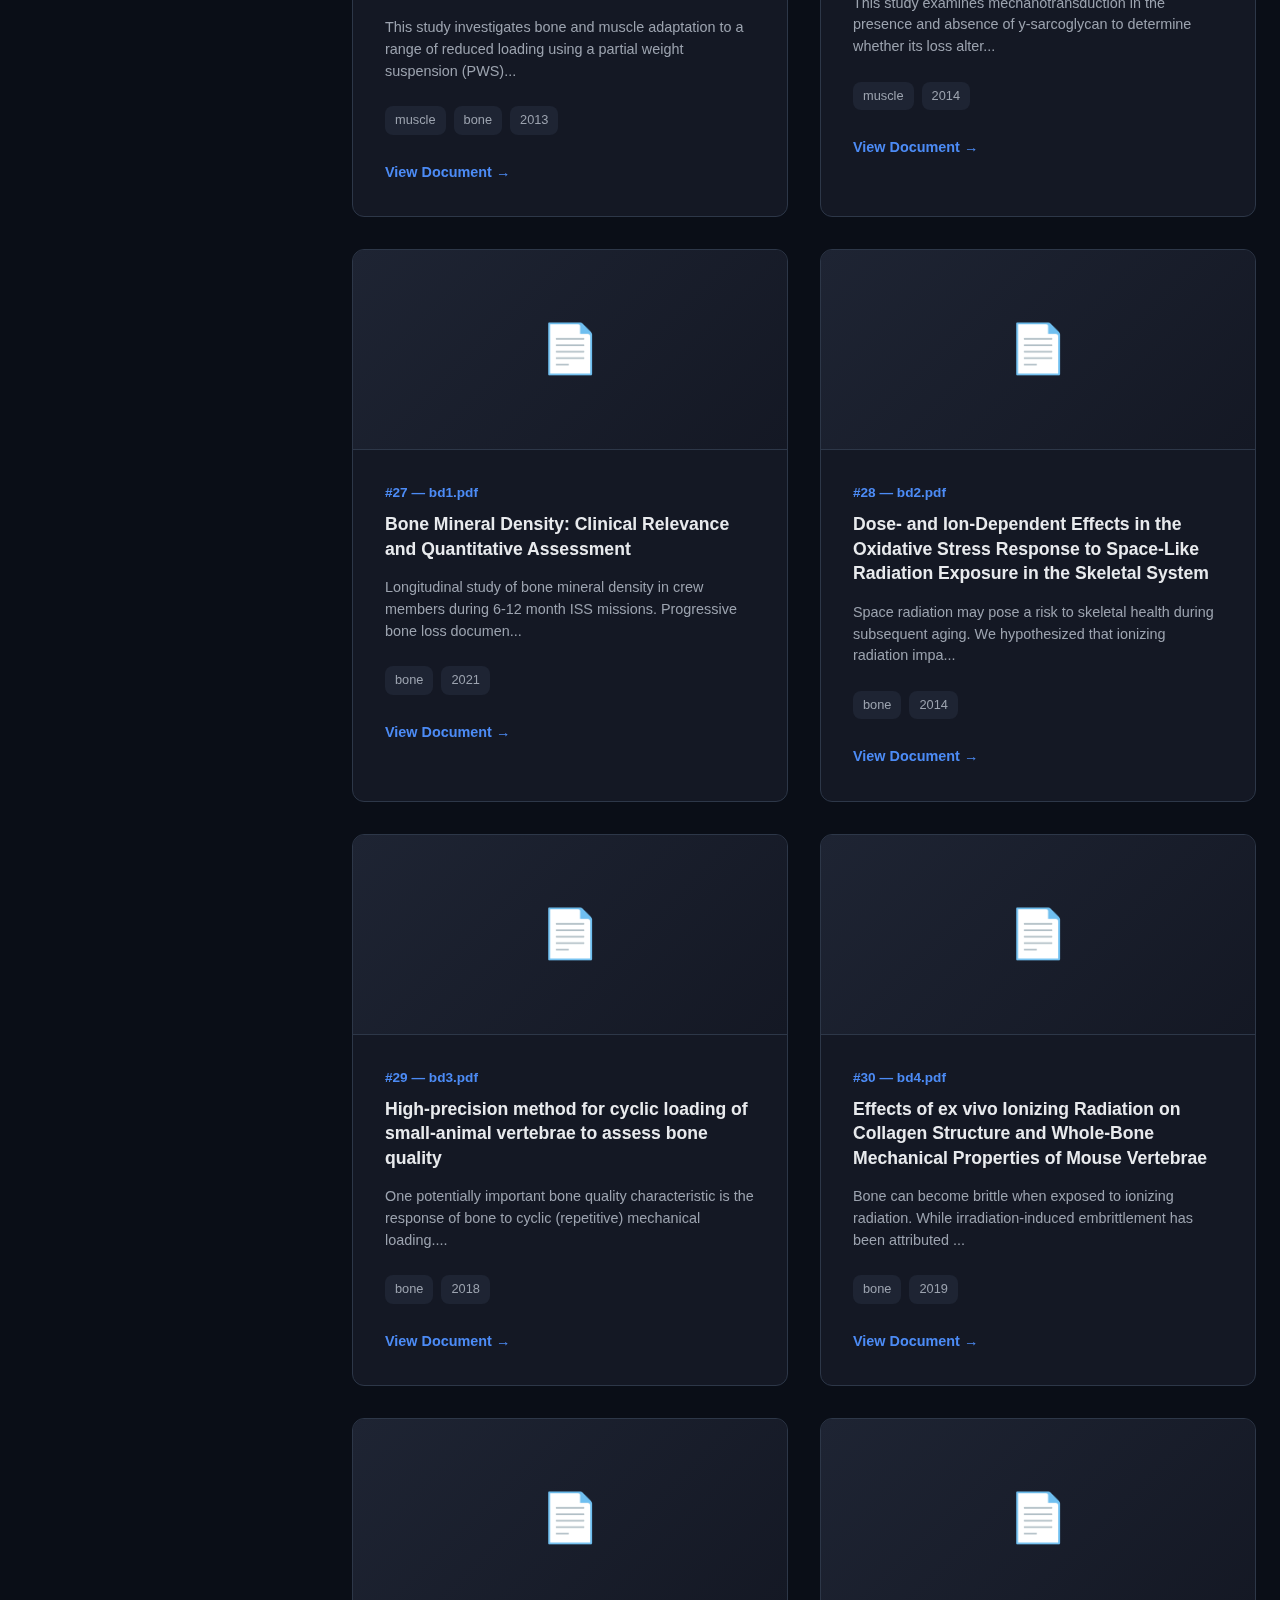
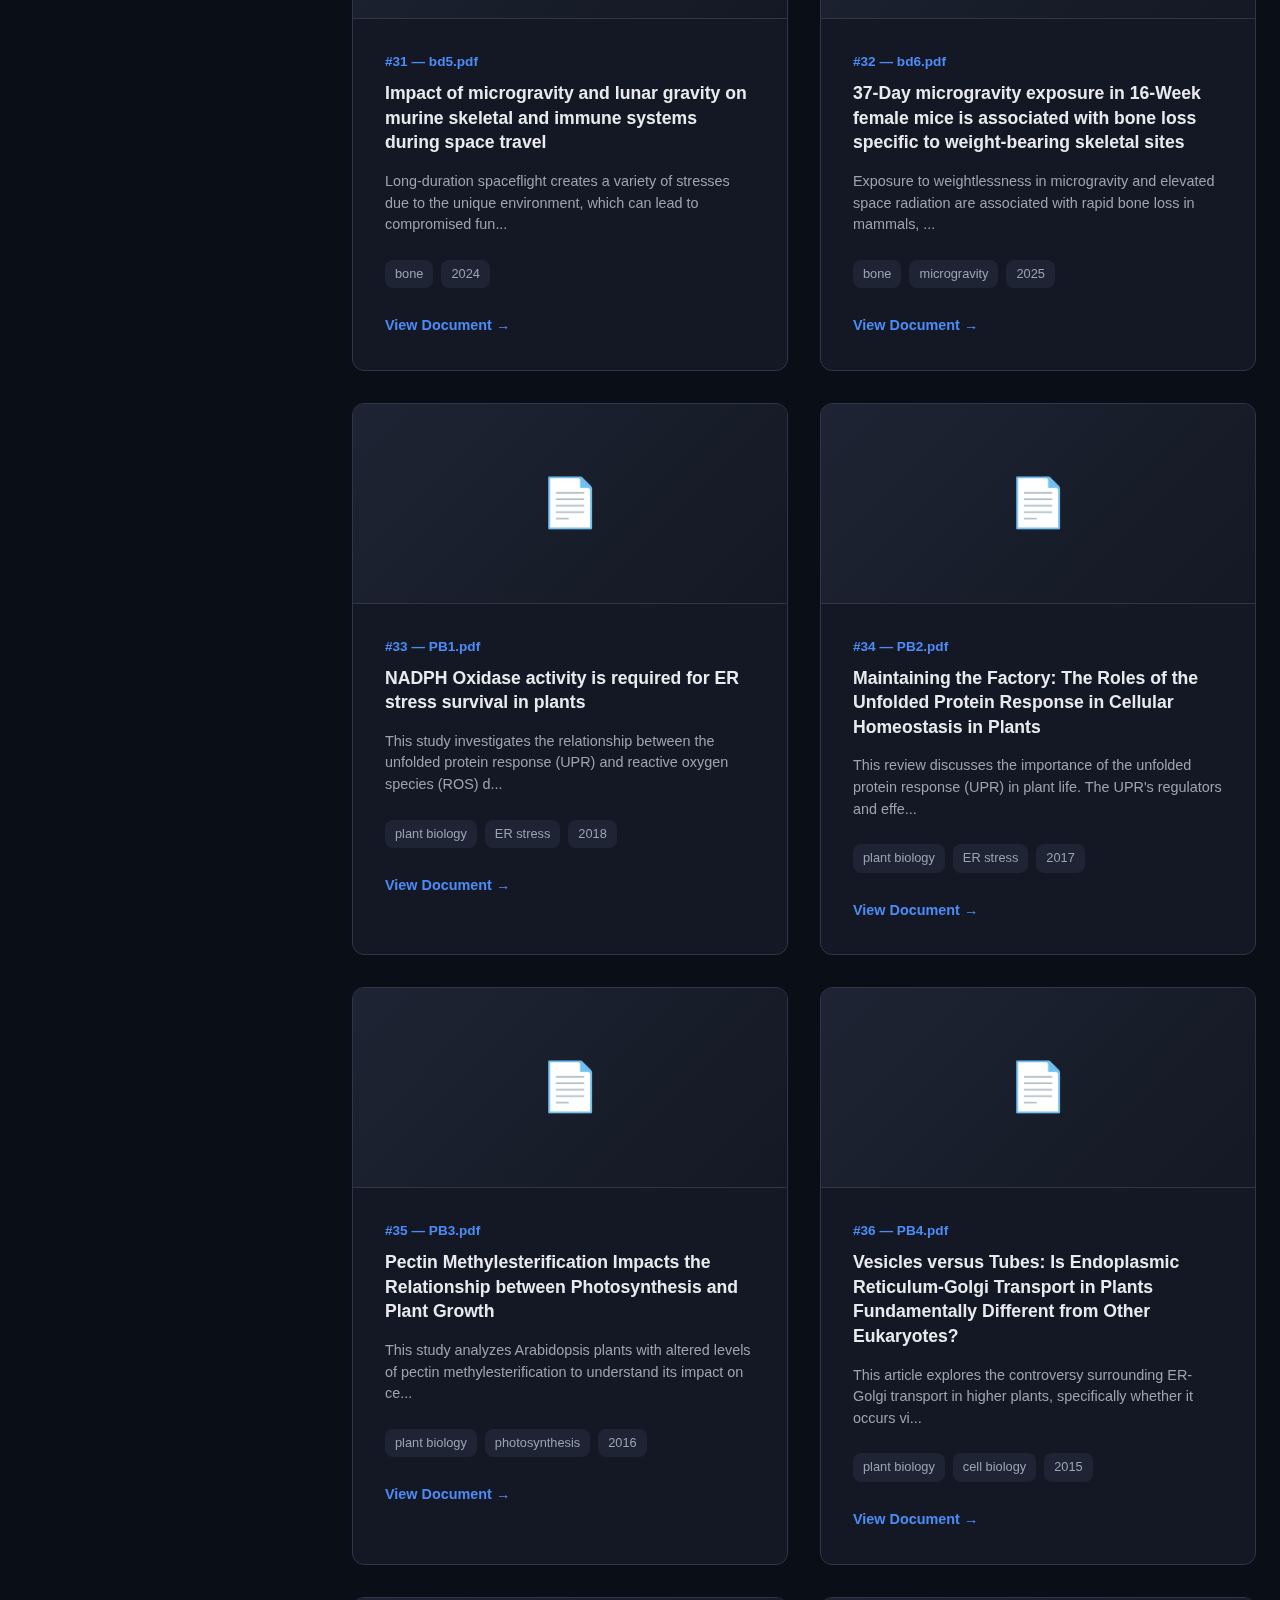
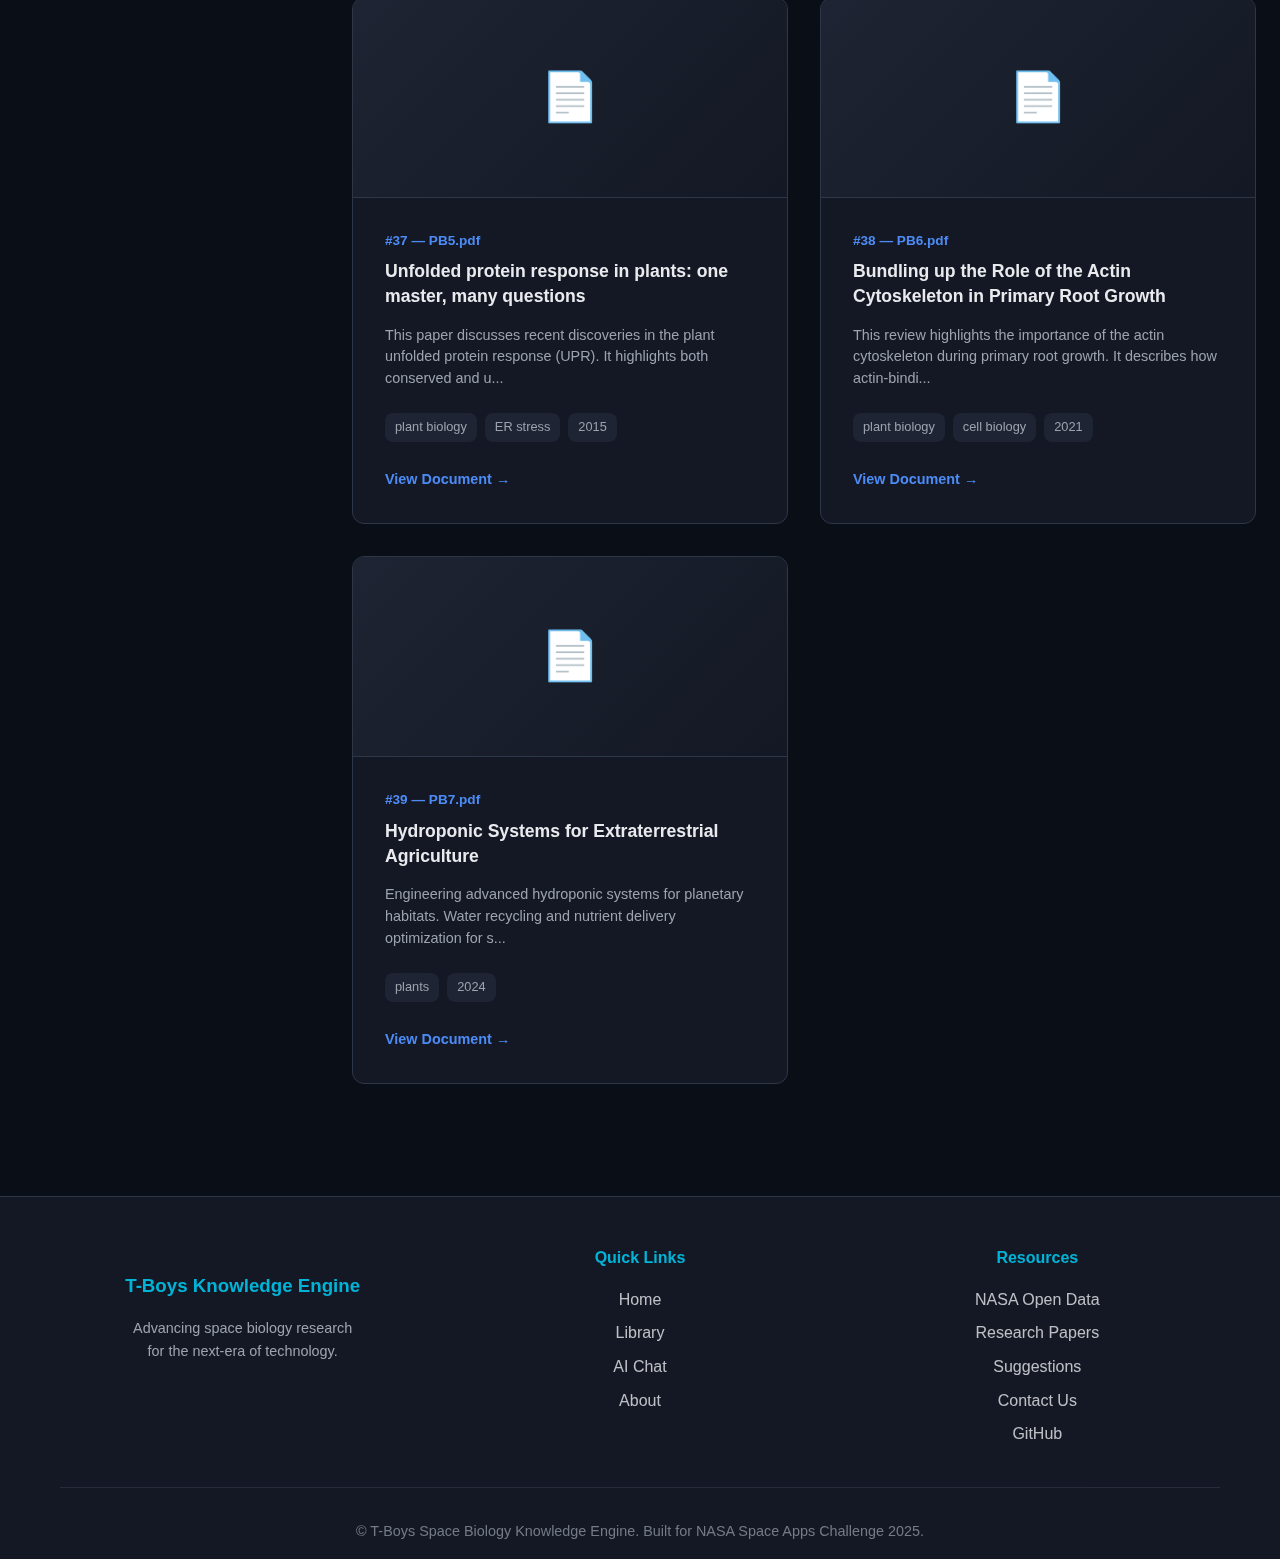
<file: library.html>
<!DOCTYPE html>
<html lang="en">
<head>
    <meta charset="UTF-8">
    <meta name="viewport" content="width=device-width, initial-scale=1.0">
    <title>Library - NASA Space Biology Knowledge Engine</title>
    <link rel="stylesheet" href="library.css">
    <link rel="stylesheet" href="style.css">
</head>
<body data-theme="dark">
    <!-- Navigation Bar -->
    <nav class="navbar-not-hero">
        <div class="nav-container">
            <!-- Left: About Us -->
            <ul class="nav-links-left">
                <li><a href="about.html">About Us</a></li>
                <li><a href="suggestions.html">Suggestions</a></li>
            </ul>
            
            <!-- Center: Logo -->
            <div class="nav-logo">
                <span class="logo-text" onclick="window.location.href='index.html'">T-Boys</span>
            </div>
            
            <!-- Right: Library, AI Chat, Theme Toggle -->
            <ul class="nav-links-right">
                <li><a href="library.html">Library</a></li>
                <li><a href="ai.html">AI Chat</a></li>
                <li>
                    <button class="theme-toggle" id="themeToggle" aria-label="Toggle theme">
                        <span class="sun-icon">☀️</span>
                        <span class="moon-icon">🌙</span>
                    </button>
                </li>
            </ul>
            
            <!-- Mobile toggle -->
            <button class="mobile-toggle" id="navToggle" aria-label="Toggle menu">
                <span></span>
                <span></span>
                <span></span>
            </button>
        </div>
    </nav>

    <main class="library-main">
        <div class="library-hero">
            <div class="container">
                <h1 class="page-title">Research Library</h1>
                <p class="page-subtitle">Browse through 39 scholarly articles on space biology</p>
            </div>
        </div>
    

        <div class="library-content">
            <button class="filter-toggle-mobile" id="filterToggle">
                <span>Filters</span>
                <span class="filter-icon">⚙️</span>
            </button>

            <aside class="filters-sidebar" id="filtersSidebar">
                <div class="filters-header">
                    <h3>Filters</h3>
                    <button class="filters-clear" id="clearFilters">Clear All</button>
                </div>

                <div class="filter-group">
                    <h4 class="filter-title">Topics</h4>
                    <div class="filter-options">
                        <label class="filter-option">
                            <input type="checkbox" name="topic" value="microgravity">
                            <span>Microgravity</span>
                        </label>
                        <label class="filter-option">
                            <input type="checkbox" name="topic" value="radiation">
                            <span>Cosmic Radiation</span>
                        </label>
                        <label class="filter-option">
                            <input type="checkbox" name="topic" value="dna">
                            <span>DNA & Genetics</span>
                        </label>
                        <label class="filter-option">
                            <input type="checkbox" name="topic" value="muscle">
                            <span>Muscle Loss</span>
                        </label>
                        <label class="filter-option">
                            <input type="checkbox" name="topic" value="bone">
                            <span>Bone Density</span>
                        </label>
                        <label class="filter-option">
                            <input type="checkbox" name="topic" value="plants">
                            <span>Plant Biology</span>
                        </label>
                    </div>
                </div>

                <div class="filter-group">
                    <h4 class="filter-title">Year</h4>
                    <div class="filter-options">
                        <label class="filter-option">
                            <input type="checkbox" name="year" value="2025">
                            <span>2025</span>
                        </label>
                        <label class="filter-option">
                            <input type="checkbox" name="year" value="2024">
                            <span>2024</span>
                        </label>
                        <label class="filter-option">
                            <input type="checkbox" name="year" value="2023">
                            <span>2023</span>
                        </label>
                        <label class="filter-option">
                            <input type="checkbox" name="year" value="2022">
                            <span>2022</span>
                        </label>
                        <label class="filter-option">
                            <input type="checkbox" name="year" value="before-2022">
                            <span>Before 2022</span>
                        </label>
                    </div>
                </div>
            </aside>

            
            <div class="library-results">
                <div class="search-container" style="margin-bottom: 1.5rem;">
                    <input 
                        type="text" 
                        id="searchInput" 
                        class="search-input" 
                        placeholder="Search documents by title, author, or keywords..."
                        style="width: 100%; padding: 1rem; border: 1px solid var(--border-color); border-radius: var(--radius-lg); background: var(--bg-secondary); color: var(--text-primary); font-size: 1rem;"
                    />
                </div>
                <div class="results-toolbar">
                    <div class="results-count" id="resultsCount">Showing 39 documents</div>
                    <div class="sort-controls">
                        <label for="sortSelect">Sort by:</label>
                        <select id="sortSelect" class="sort-select">
                            <option value="newest">Newest First</option>
                            <option value="oldest">Oldest First</option>
                            <option value="title">Title A-Z</option>
                            <option value="relevance">Most Relevant</option>
                        </select>
                    </div>
                    
                </div>

                <div class="documents-grid" id="documentsGrid">
                </div>

                <div class="empty-state" id="emptyState" style="display: none;">
                    <div class="empty-icon">📄</div>
                    <h3>No documents match your filters</h3>
                    <p>Try clearing some filters or adjusting your search criteria</p>
                    <button class="empty-btn" onclick="document.getElementById('clearFilters').click()">Clear Filters</button>
                </div>
            </div>
        </div>
    </main> 

<!-- Footer -->
<footer class="footer">
    <div class="container">
        <div class="footer-content">

            <div class="footer-section">
                <br>
                <h3>T-Boys Knowledge Engine</h3>
                <p>Advancing space biology research<br> for the next-era of technology.</p>
            </div>
            <div class="footer-section">
                <h4>Quick Links</h4>
                <ul>
                    <li><a href="index.html">Home</a></li>
                    <li><a href="library.html">Library</a></li>
                    <li><a href="ai.html">AI Chat</a></li>
                    <li><a href="about.html">About</a></li>
                </ul>
            </div>
            <div class="footer-section">
                <h4>Resources</h4>
                <ul>
                    <li><a href="https://science.nasa.gov/biological-physical/data/">NASA Open Data</a></li>
                    <li><a href="library.html">Research Papers</a></li>
                    <li><a href="suggestions.html">Suggestions</a></li>
                    <li><a href="https://github.com/AnayDhawan">Contact Us</a></li>
                    <li><a href="https://github.com/AnayDhawan">GitHub</a></li>
                </ul>
            </div>
        </div>
        <div class="footer-bottom">
            <p>&copy; T-Boys Space Biology Knowledge Engine. Built for NASA Space Apps Challenge 2025.</p>
        </div>
    </div>
</footer>


    <script src="library.js"></script>
    <script>
        // Theme toggle functionality
        document.addEventListener('DOMContentLoaded', () => {
            const themeToggle = document.getElementById('themeToggle');
            const body = document.body;
            const savedTheme = localStorage.getItem('theme') || 'dark';
            
            body.setAttribute('data-theme', savedTheme);

            if (themeToggle) {
                themeToggle.addEventListener('click', () => {
                    const currentTheme = body.getAttribute('data-theme');
                    const newTheme = currentTheme === 'dark' ? 'light' : 'dark';
                    body.setAttribute('data-theme', newTheme);
                    localStorage.setItem('theme', newTheme);
                });
            }

            // Mobile nav toggle
            const navToggle = document.getElementById('navToggle');
            const navLinksLeft = document.querySelector('.nav-links-left');
            const navLinksRight = document.querySelector('.nav-links-right');

            if (navToggle) {
                navToggle.addEventListener('click', () => {
                    navLinksLeft.classList.toggle('active');
                    navLinksRight.classList.toggle('active');
                });
            }
        });
    </script>
</body>
</html>
</file>
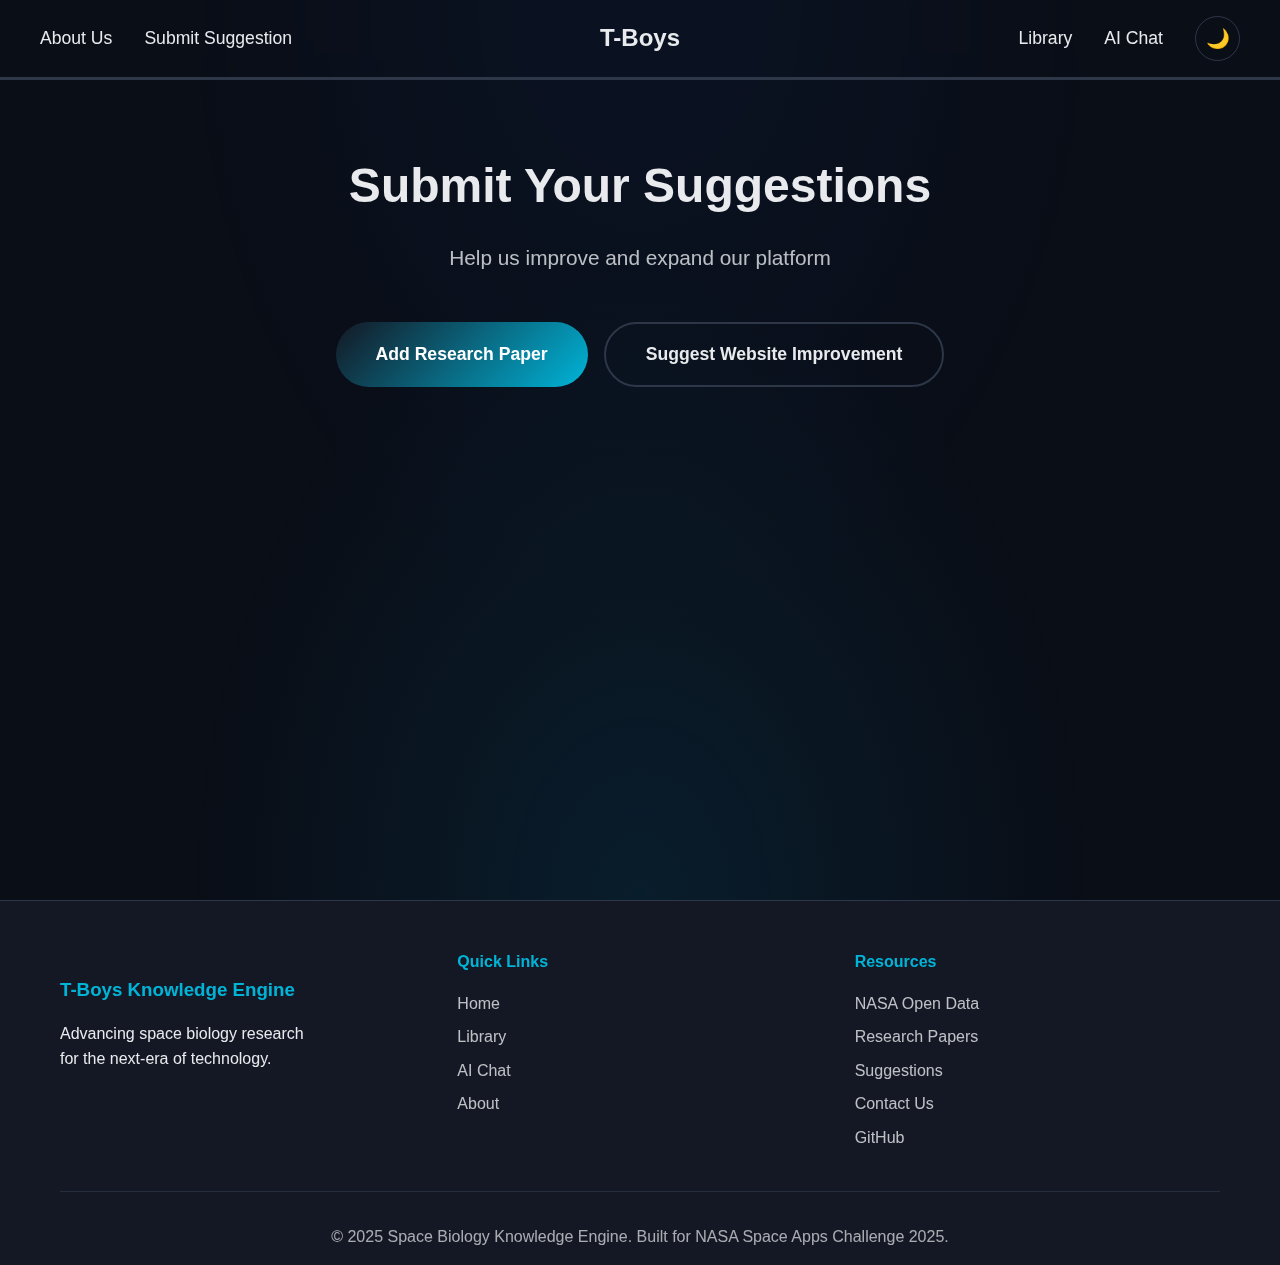
<file: suggestions.html>
<!DOCTYPE html>
<html lang="en">
<head>
    <meta charset="UTF-8">
    <meta name="viewport" content="width=device-width, initial-scale=1.0">
    <title>Submit Suggestions - Space Biology Knowledge Engine</title>
    <link rel="stylesheet" href="style.css">
</head>
<body data-theme="dark">
    <!-- Navigation Bar -->
    <nav class="navbar-not-hero">
        <div class="nav-container">
            <ul class="nav-links-left">
                <li><a href="about.html">About Us</a></li>
                <li><a href="suggestions.html">Submit Suggestion</a></li>
            </ul>
            
            <div class="nav-logo">
                <span class="logo-text" onclick="window.location.href='index.html'" style="cursor: pointer;">T-Boys</span>
            </div>
            
            <ul class="nav-links-right">
                <li><a href="library.html">Library</a></li>
                <li><a href="ai.html">AI Chat</a></li>
                <li>
                    <button class="theme-toggle" id="themeToggle" aria-label="Toggle theme">
                        <span class="sun-icon">☀️</span>
                        <span class="moon-icon">🌙</span>
                    </button>
                </li>
            </ul>
            
            <button class="mobile-toggle" id="mobileToggle" aria-label="Toggle menu">
                <span></span>
                <span></span>
                <span></span>
            </button>
        </div>
    </nav>

    <!-- Main Content -->
    <main style="padding-top: 100px; min-height: 100vh;">
        <div class="container">
            <!-- Header Section -->
            <section style="text-align: center; padding: 3rem 0;">
                <h1 class="page-title">Submit Your Suggestions</h1>
                <p class="page-subtitle">Help us improve and expand our platform</p>
            </section>

            <!-- Selection Buttons -->
            <section style="max-width: 800px; margin: 0 auto; padding-bottom: 2rem;">
                <div style="display: flex; gap: 1rem; justify-content: center; flex-wrap: wrap;">
                    <button id="researchBtn" class="btn btn-primary" style="padding: 20px 40px; cursor: pointer; font-size: 1.1rem;">
                        Add Research Paper
                    </button>
                    <button id="improvementBtn" class="btn btn-secondary" style="padding: 20px 40px; cursor: pointer; font-size: 1.1rem;">
                        Suggest Website Improvement
                    </button>
                </div>
            </section>

            <!-- Research Form -->
            <section id="researchForm" style="max-width: 800px; margin: 0 auto; padding-bottom: 4rem; display: none;">
                <div class="article-card" style="padding: 2.5rem;">
                    <h2 style="margin-bottom: 2rem; color: var(--accent-color); text-align: center;">Submit Research Paper</h2>
                    <form id="researchSubmitForm">
                        <!-- Research Title -->
                        <div style="margin-bottom: 2rem;">
                            <label for="researchTitle" style="display: block; margin-bottom: 0.5rem; font-weight: 600; color: var(--text-color);">
                                Research Paper Title *
                            </label>
                            <input 
                                type="text" 
                                id="researchTitle" 
                                name="researchTitle"
                                class="search-input" 
                                placeholder="Enter the full title of the research paper"
                                required
                                style="width: 100%; border-radius: 8px;"
                            >
                        </div>

                        <!-- Authors -->
                        <div style="margin-bottom: 2rem;">
                            <label for="authors" style="display: block; margin-bottom: 0.5rem; font-weight: 600; color: var(--text-color);">
                                Authors
                            </label>
                            <input 
                                type="text" 
                                id="authors" 
                                name="authors"
                                class="search-input" 
                                placeholder="e.g., Smith, J., Johnson, K., et al."
                                style="width: 100%; border-radius: 8px;"
                            >
                        </div>

                        <!-- URL/DOI -->
                        <div style="margin-bottom: 2rem;">
                            <label for="paperUrl" style="display: block; margin-bottom: 0.5rem; font-weight: 600; color: var(--text-color);">
                                URL or DOI *
                            </label>
                            <input 
                                type="url" 
                                id="paperUrl" 
                                name="paperUrl"
                                class="search-input" 
                                placeholder="https://... or DOI: 10.xxxx/xxxxx"
                                required
                                style="width: 100%; border-radius: 8px;"
                            >
                        </div>

                        <!-- Category -->
                        <div style="margin-bottom: 2rem;">
                            <label for="category" style="display: block; margin-bottom: 0.5rem; font-weight: 600; color: var(--text-color);">
                                Research Category *
                            </label>
                            <select 
                                id="category" 
                                name="category"
                                required
                                style="width: 100%; padding: 15px 20px; border: 2px solid var(--border-color); border-radius: 8px; background-color: var(--card-bg); color: var(--text-color); font-size: 1rem; font-family: inherit;"
                            >
                                <option value="">Select a category</option>
                                <option value="microgravity">Microgravity Effects</option>
                                <option value="plant-biology">Plant Biology</option>
                                <option value="astronaut-health">Astronaut Health</option>
                                <option value="radiation">Radiation Research</option>
                                <option value="microbiology">Space Microbiology</option>
                                <option value="dna-genetics">DNA & Genetics</option>
                                <option value="other">Other</option>
                            </select>
                        </div>

                        <!-- Description -->
                        <div style="margin-bottom: 2rem;">
                            <label for="researchDescription" style="display: block; margin-bottom: 0.5rem; font-weight: 600; color: var(--text-color);">
                                Brief Description *
                            </label>
                            <textarea 
                                id="researchDescription" 
                                name="researchDescription"
                                rows="5"
                                placeholder="Summarize the key findings and relevance of this research..."
                                required
                                style="width: 100%; padding: 15px 20px; border: 2px solid var(--border-color); border-radius: 8px; background-color: var(--card-bg); color: var(--text-color); font-size: 1rem; font-family: inherit; resize: vertical;"
                            ></textarea>
                        </div>

                        <!-- Your Name -->
                        <div style="margin-bottom: 2rem;">
                            <label for="researchSubmitterName" style="display: block; margin-bottom: 0.5rem; font-weight: 600; color: var(--text-color);">
                                Your Name (Optional)
                            </label>
                            <input 
                                type="text" 
                                id="researchSubmitterName" 
                                name="submitterName"
                                class="search-input" 
                                placeholder="Your name"
                                style="width: 100%; border-radius: 8px;"
                            >
                        </div>

                        <!-- Your Email -->
                        <div style="margin-bottom: 2rem;">
                            <label for="researchSubmitterEmail" style="display: block; margin-bottom: 0.5rem; font-weight: 600; color: var(--text-color);">
                                Your Email (Optional)
                            </label>
                            <input 
                                type="email" 
                                id="researchSubmitterEmail" 
                                name="submitterEmail"
                                class="search-input" 
                                placeholder="your.email@example.com"
                                style="width: 100%; border-radius: 8px;"
                            >
                        </div>

                        <!-- Submit Button -->
                        <div style="text-align: center; margin-top: 2.5rem;">
                            <button 
                                type="submit" 
                                class="search-button"
                                style="padding: 16px 48px; cursor: pointer;"
                            >
                                Submit Research
                            </button>
                        </div>
                    </form>

                    <!-- Success Message -->
                    <div id="researchSuccess" style="display: none; margin-top: 2rem; padding: 1.5rem; background-color: var(--success-color); color: white; border-radius: 8px; text-align: center;">
                        Thank you! Your research suggestion has been submitted successfully.
                    </div>
                </div>
            </section>

            <!-- Improvement Form -->
            <section id="improvementForm" style="max-width: 800px; margin: 0 auto; padding-bottom: 4rem; display: none;">
                <div class="article-card" style="padding: 2.5rem;">
                    <h2 style="margin-bottom: 2rem; color: var(--accent-color); text-align: center;">Suggest Website Improvement</h2>
                    <form id="improvementSubmitForm">
                        <!-- Improvement Type -->
                        <div style="margin-bottom: 2rem;">
                            <label for="improvementType" style="display: block; margin-bottom: 0.5rem; font-weight: 600; color: var(--text-color);">
                                Type of Improvement *
                            </label>
                            <select 
                                id="improvementType" 
                                name="improvementType"
                                required
                                style="width: 100%; padding: 15px 20px; border: 2px solid var(--border-color); border-radius: 8px; background-color: var(--card-bg); color: var(--text-color); font-size: 1rem; font-family: inherit;"
                            >
                                <option value="">Select type</option>
                                <option value="bug">Bug Report</option>
                                <option value="feature">New Feature Request</option>
                                <option value="ui-ux">UI/UX Improvement</option>
                                <option value="performance">Performance Issue</option>
                                <option value="content">Content Suggestion</option>
                                <option value="other">Other</option>
                            </select>
                        </div>

                        <!-- Title -->
                        <div style="margin-bottom: 2rem;">
                            <label for="improvementTitle" style="display: block; margin-bottom: 0.5rem; font-weight: 600; color: var(--text-color);">
                                Title *
                            </label>
                            <input 
                                type="text" 
                                id="improvementTitle" 
                                name="improvementTitle"
                                class="search-input" 
                                placeholder="Brief title of your suggestion"
                                required
                                style="width: 100%; border-radius: 8px;"
                            >
                        </div>

                        <!-- Description -->
                        <div style="margin-bottom: 2rem;">
                            <label for="improvementDescription" style="display: block; margin-bottom: 0.5rem; font-weight: 600; color: var(--text-color);">
                                Detailed Description *
                            </label>
                            <textarea 
                                id="improvementDescription" 
                                name="improvementDescription"
                                rows="6"
                                placeholder="Please describe your suggestion in detail. If it's a bug, include steps to reproduce it..."
                                required
                                style="width: 100%; padding: 15px 20px; border: 2px solid var(--border-color); border-radius: 8px; background-color: var(--card-bg); color: var(--text-color); font-size: 1rem; font-family: inherit; resize: vertical;"
                            ></textarea>
                        </div>

                        <!-- Page/Section -->
                        <div style="margin-bottom: 2rem;">
                            <label for="affectedPage" style="display: block; margin-bottom: 0.5rem; font-weight: 600; color: var(--text-color);">
                                Affected Page/Section
                            </label>
                            <input 
                                type="text" 
                                id="affectedPage" 
                                name="affectedPage"
                                class="search-input" 
                                placeholder="e.g., Library page, AI Chat, Navigation"
                                style="width: 100%; border-radius: 8px;"
                            >
                        </div>

                        <!-- Your Name -->
                        <div style="margin-bottom: 2rem;">
                            <label for="improvementSubmitterName" style="display: block; margin-bottom: 0.5rem; font-weight: 600; color: var(--text-color);">
                                Your Name (Optional)
                            </label>
                            <input 
                                type="text" 
                                id="improvementSubmitterName" 
                                name="submitterName"
                                class="search-input" 
                                placeholder="Your name"
                                style="width: 100%; border-radius: 8px;"
                            >
                        </div>

                        <!-- Your Email -->
                        <div style="margin-bottom: 2rem;">
                            <label for="improvementSubmitterEmail" style="display: block; margin-bottom: 0.5rem; font-weight: 600; color: var(--text-color);">
                                Your Email (Optional)
                            </label>
                            <input 
                                type="email" 
                                id="improvementSubmitterEmail" 
                                name="submitterEmail"
                                class="search-input" 
                                placeholder="your.email@example.com"
                                style="width: 100%; border-radius: 8px;"
                            >
                        </div>

                        <!-- Submit Button -->
                        <div style="text-align: center; margin-top: 2.5rem;">
                            <button 
                                type="submit" 
                                class="search-button"
                                style="padding: 16px 48px; cursor: pointer;"
                            >
                                Submit Improvement
                            </button>
                        </div>
                    </form>

                    <!-- Success Message -->
                    <div id="improvementSuccess" style="display: none; margin-top: 2rem; padding: 1.5rem; background-color: var(--success-color); color: white; border-radius: 8px; text-align: center;">
                        Thank you! Your improvement suggestion has been submitted successfully.
                    </div>
                </div>
            </section>
        </div>
    </main>

    <!-- Footer -->
    <footer class="footer">
        <div class="container">
            <div class="footer-content">
                <div class="footer-section">
                    <br>
                    <h3>T-Boys Knowledge Engine</h3>
                    <p>Advancing space biology research<br> for the next-era of technology.</p>
                </div>
                <div class="footer-section">
                    <h4>Quick Links</h4>
                    <ul>
                        <li><a href="index.html">Home</a></li>
                        <li><a href="library.html">Library</a></li>
                        <li><a href="ai.html">AI Chat</a></li>
                        <li><a href="about.html">About</a></li>
                    </ul>
                </div>
                <div class="footer-section">
                    <h4>Resources</h4>
                    <ul>
                        <li><a href="https://science.nasa.gov/biological-physical/data/">NASA Open Data</a></li>
                        <li><a href="library.html">Research Papers</a></li>
                        <li><a href="suggestions.html">Suggestions</a></li>
                        <li><a href="https://github.com/AnayDhawan">Contact Us</a></li>
                        <li><a href="https://github.com/AnayDhawan">GitHub</a></li>
                    </ul>
                </div>
            </div>
            <div class="footer-bottom">
                <p>&copy; 2025 Space Biology Knowledge Engine. Built for NASA Space Apps Challenge 2025.</p>
            </div>
        </div>
    </footer>

    <script src="script.js"></script>
    <script>
        document.addEventListener('DOMContentLoaded', () => {
            // Theme toggle
            const themeToggle = document.getElementById('themeToggle');
            const body = document.body;
            const savedTheme = localStorage.getItem('theme') || 'dark';
            
            body.setAttribute('data-theme', savedTheme);

            if (themeToggle) {
                themeToggle.addEventListener('click', () => {
                    const currentTheme = body.getAttribute('data-theme');
                    const newTheme = currentTheme === 'dark' ? 'light' : 'dark';
                    body.setAttribute('data-theme', newTheme);
                    localStorage.setItem('theme', newTheme);
                });
            }

            // Mobile menu toggle
            const mobileToggle = document.getElementById('mobileToggle');
            const navLinksLeft = document.querySelector('.nav-links-left');
            const navLinksRight = document.querySelector('.nav-links-right');

            if (mobileToggle) {
                mobileToggle.addEventListener('click', () => {
                    navLinksLeft.classList.toggle('active');
                    navLinksRight.classList.toggle('active');
                });
            }

            // Form toggle buttons
            const researchBtn = document.getElementById('researchBtn');
            const improvementBtn = document.getElementById('improvementBtn');
            const researchForm = document.getElementById('researchForm');
            const improvementForm = document.getElementById('improvementForm');

            researchBtn.addEventListener('click', () => {
                researchForm.style.display = 'block';
                improvementForm.style.display = 'none';
                researchBtn.classList.add('btn-primary');
                researchBtn.classList.remove('btn-secondary');
                improvementBtn.classList.add('btn-secondary');
                improvementBtn.classList.remove('btn-primary');
            });

            improvementBtn.addEventListener('click', () => {
                improvementForm.style.display = 'block';
                researchForm.style.display = 'none';
                improvementBtn.classList.add('btn-primary');
                improvementBtn.classList.remove('btn-secondary');
                researchBtn.classList.add('btn-secondary');
                researchBtn.classList.remove('btn-primary');
            });

            // Research form submission
            const researchSubmitForm = document.getElementById('researchSubmitForm');
            const researchSuccess = document.getElementById('researchSuccess');

            researchSubmitForm.addEventListener('submit', (e) => {
                e.preventDefault();
                
                const formData = {
                    type: 'research',
                    title: document.getElementById('researchTitle').value,
                    authors: document.getElementById('authors').value,
                    url: document.getElementById('paperUrl').value,
                    category: document.getElementById('category').value,
                    description: document.getElementById('researchDescription').value,
                    submitterName: document.getElementById('researchSubmitterName').value,
                    submitterEmail: document.getElementById('researchSubmitterEmail').value,
                    timestamp: new Date().toISOString()
                };

                console.log('Research Submitted:', formData);

                researchSuccess.style.display = 'block';
                researchSubmitForm.reset();

                setTimeout(() => {
                    researchSuccess.style.display = 'none';
                }, 5000);

                researchSuccess.scrollIntoView({ behavior: 'smooth', block: 'center' });
            });

            // Improvement form submission
            const improvementSubmitForm = document.getElementById('improvementSubmitForm');
            const improvementSuccess = document.getElementById('improvementSuccess');

            improvementSubmitForm.addEventListener('submit', (e) => {
                e.preventDefault();
                
                const formData = {
                    type: 'improvement',
                    improvementType: document.getElementById('improvementType').value,
                    title: document.getElementById('improvementTitle').value,
                    description: document.getElementById('improvementDescription').value,
                    affectedPage: document.getElementById('affectedPage').value,
                    submitterName: document.getElementById('improvementSubmitterName').value,
                    submitterEmail: document.getElementById('improvementSubmitterEmail').value,
                    timestamp: new Date().toISOString()
                };

                console.log('Improvement Submitted:', formData);

                improvementSuccess.style.display = 'block';
                improvementSubmitForm.reset();

                setTimeout(() => {
                    improvementSuccess.style.display = 'none';
                }, 5000);

                improvementSuccess.scrollIntoView({ behavior: 'smooth', block: 'center' });
            });
        });
    </script>
</body>
</html>
</file>
<file: style.css>
:root {
    --primary-color: #141824;
    --secondary-color: #4c8bf5;
    --accent-color: #00b4d8;
    --text-color: #e8eaed;
    --bg-color: #0a0e17;
    --bg-secondary: #141824;
    --card-bg: #1e2433;
    --border-color: #2d3748;
    --success-color: #4ade80;
    --shadow: 0 4px 6px rgba(0, 0, 0, 0.3);
    --shadow-lg: 0 10px 15px rgba(0, 0, 0, 0.4);
}

[data-theme="light"] {
    --primary-color: #8b6f47;
    --secondary-color: #d97706;
    --accent-color: #8b6f47;
    --text-color: #1a1a1a;
    --bg-color: #f5f1ed;
    --bg-secondary: #ffffff;
    --card-bg: #e8dfd6;
    --border-color: #d4c5b9;
    --success-color: #22c55e;
    --shadow: 0 1px 3px rgba(0, 0, 0, 0.1);
    --shadow-lg: 0 10px 15px rgba(0, 0, 0, 0.15);
}

* {
    margin: 0;
    padding: 0;
    box-sizing: border-box;
}

body {
    font-family: -apple-system, BlinkMacSystemFont, 'Segoe UI', Roboto, Oxygen, Ubuntu, Cantarell, sans-serif;
    background-color: var(--bg-color);
    color: var(--text-color);
    line-height: 1.6;
    transition: background-color 0.3s ease, color 0.3s ease;
    overflow-x: hidden;
}

body::before {
    content: '';
    position: fixed;
    top: 0;
    left: 0;
    width: 100%;
    height: 100%;
    background: radial-gradient(ellipse at top, rgba(11, 61, 145, 0.1) 0%, transparent 50%),
                radial-gradient(ellipse at bottom, rgba(0, 168, 232, 0.1) 0%, transparent 50%);
    pointer-events: none;
    z-index: -1;
}

[data-theme="light"] body::before {
    background: radial-gradient(ellipse at top, rgba(11, 61, 145, 0.05) 0%, transparent 50%);
}

.container {
    max-width: 1200px;
    margin: 0 auto;
    padding: 0 20px;
}

.navbar {
    background-color: transparent; /* Remove the solid background */
    border-bottom: none; /* Remove the border */
    padding: 1rem 0;
    position: fixed; /* Change from sticky to fixed */
    top: 0;
    left: 0;
    right: 0;
    z-index: 1000;
    backdrop-filter: blur(10px); /* Keeps the blur effect */
    transition: all 0.3s ease;
    opacity: 100%;
}

.navbar-not-hero { /* For pages other than index */
    background-color: transparent; /* Remove the solid background */
    border-bottom: 3px solid var(--border-color); /* Remove the border */
    padding: 1rem 0;
    position: fixed; /* Change from sticky to fixed */
    top: 0;
    left: 0;
    right: 0;
    z-index: 1000;
    backdrop-filter: blur(10px); /* Keeps the blur effect */
    transition: all 0.3s ease;
}

.navbar.scrolled {
    background-color: var(--bg-secondary);
    opacity: 100%;
    color: var(--text-color);
    border-bottom: 1px solid var(--border-color);
}

.nav-container {
    max-width: 1400px;
    margin: 0 auto;
    padding: 0 40px;
    display: grid;
    grid-template-columns: 1fr auto 1fr; /* Three columns: left, center, right */
    align-items: center;
}

.nav-links-left {
    display: flex;
    list-style: none;
    justify-content: flex-start;
    gap: 2rem;
}

.nav-logo {
    display: flex;
    justify-content: center;
    font-size: 1.5rem;
    font-weight: 600;
    color: white;
}

.nav-links-right {
    display: flex;
    list-style: none;
    gap: 2rem;
    align-items: center;
    justify-content: flex-end;
}

.nav-links-left a,
.nav-links-right a {
    color: white;
    text-decoration: none;
    font-weight: 500;
    font-size: 1.1rem;
    transition: color 0.3s ease;
}

.logo-icon {
    font-size: 2rem;
}

.mobile-toggle {
    display: none;
    flex-direction: column;
    gap: 5px;
    background: none;
    border: none;
    cursor: pointer;
    padding: 5px;
}

.mobile-toggle span {
    width: 25px;
    height: 3px;
    background-color: var(--text-color);
    transition: all 0.3s ease;
}

.nav-links a {
    color: var(--text-secondary);
    text-decoration: none;
    font-weight: 500;
    transition: color 0.3s ease;
    position: relative;
  }

/* When scrolled, make links use theme color */
.navbar.scrolled .nav-links a {
    color: var(--text-color);
}

.navbar-not-hero .nav-logo {
    color: var(--text-color);
}

.navbar-not-hero .nav-links-right a {
    color: var(--text-color);
}

.navbar-not-hero .nav-links-left a {
    color: var(--text-color);
}

.navbar.scrolled .nav-links a {
    color: #000000; /* Black after scroll */
  }
  
  [data-theme="light"] .navbar.scrolled .nav-links-right a,
  [data-theme="light"] .navbar.scrolled .nav-links-left a,
  [data-theme="light"] .navbar.scrolled .logo-text {
    color: #1a1f3a; /* or black */
  }

.theme-toggle {
    background: var(--bg-tertiary);
    border: 1px solid var(--border-color);
    padding: 10px;
    border-radius: 50px;
    cursor: pointer;
    transition: all 0.3s ease;
    font-size: 1.2rem;
    width: 45px;
    height: 45px;
    display: flex;
    align-items: center;
    justify-content: center;
}
  
  .theme-toggle:hover {
    background: var(--accent-blue);
    border-color: var(--accent-blue);
    transform: scale(1.05);
  }
  
/* Theme Toggle Icons - Universal */
.theme-toggle .sun-icon,
.theme-toggle .moon-icon {
    display: none;
}

[data-theme="dark"] .theme-toggle .moon-icon {
    display: inline;
}

[data-theme="light"] .theme-toggle .sun-icon {
    display: inline;
}

.hero {
    position: relative;
    height: 100vh;
    display: flex;
    align-items: center;
    justify-content: center;
    overflow: hidden;
}

.hero-background {
    position: absolute;
    top: 0;
    left: 0;
    width: 100%;
    height: 100%;
    background-size: cover;
    background-position: center;
    background-image: url('dark.jpeg'); /* default dark mode image */
    transition: background-image 0.5s ease;
}

[data-theme="light"] .hero-background {
    background-image: url('day.jpeg');
}

.hero-overlay {
    position: absolute;
    top: 0;
    left: 0;
    width: 100%;
    height: 100%;
    background-color: rgba(0, 0, 0, 0.);
}

.hero-content {
    position: absolute; /* Change from relative to absolute */
    bottom: 4%; /* Position from bottom */
    left: 1%; /* Position from left */
    z-index: 10;
    text-align: left;
    max-width: 700px;
    padding: 0 20px;
}

.hero-title {
    font-size: 4rem; /* Make it bigger */
    font-weight: 700;
    margin-bottom: 1rem;
    color: white;
    text-shadow: 2px 2px 8px rgba(0, 0, 0, 0.5);
    line-height: 1.2;
}

.hero-tagline {
    font-size: 1.3rem;
    margin-bottom: 2rem;
    opacity: 100%;
    color: white; /* Add this line */
}


.hero-search {
    display: absolute;
    max-width: 600px;
    margin: 0 auto 2rem;
    gap: 10px;
}

.search-input {
    flex: 1;
    padding: 15px 20px;
    border: 2px solid var(--border-color);
    border-radius: 50px;
    background-color: var(--card-bg);
    color: var(--text-color);
    font-size: 1rem;
    transition: all 0.3s ease;
}

.search-input:focus {
    outline: none;
    border-color: var(--accent-color);
    box-shadow: 0 0 0 3px rgba(0, 168, 232, 0.1);
}

.search-button {
    padding: 16px 40px;
    border-radius: 12px;
    font-weight: 600;
    font-size: 1.1rem;
    
    text-decoration: none;
    transition: all 0.3s ease;
    display: inline-block;
    background: transparent;
    color: white;
    border: 2px solid white;
}

.search-button:hover {
    transform: translateY(-2px);
    box-shadow: var(--shadow-lg);
}

.hero-cta {
    display: flex;
    gap: 1rem;
    justify-content: center;
}

.btn {
    padding: 15px 35px;
    border-radius: 50px;
    text-decoration: none;
    font-weight: 600;
    transition: all 0.3s ease;
    display: inline-block;
}

.btn-primary {
    background: linear-gradient(135deg, var(--primary-color), var(--accent-color));
    color: white;
    border: none;
}

.btn-secondary {
    background: transparent;
    color: var(--text-color);
    border: 2px solid var(--border-color);
}

.btn:hover {
    transform: translateY(-2px);
    box-shadow: var(--shadow-lg);
}

.fade-in {
    animation: fadeIn 1s ease-in;
}

@keyframes fadeIn {
    from {
        opacity: 0;
        transform: translateY(20px);
    }
    to {
        opacity: 1;
        transform: translateY(0);
    }
}

.stats {
    padding: 5rem 0;
    background-color: var(--bg-secondary);
}

.stats-grid {
    display: grid;
    grid-template-columns: repeat(auto-fit, minmax(200px, 1fr));
    gap: 2rem;
}

.stat-card {
    text-align: center;
    padding: 2rem;
    background-color: var(--card-bg);
    border-radius: 15px;
    border: 1px solid var(--border-color);
    transition: all 0.3s ease;
}

.stat-card:hover {
    transform: translateY(-5px);
    box-shadow: var(--shadow-lg);
}

.stat-number {
    font-size: 3rem;
    font-weight: 700;
    color: var(--accent-color);
    margin-bottom: 0.5rem;
}

.stat-label {
    font-size: 1rem;
    opacity: 0.8;
}

.latest-uploads {
    padding: 5rem 0;
}

.section-title {
    font-size: 2.5rem;
    text-align: center;
    margin-bottom: 3rem;
    background: linear-gradient(135deg, var(--text-color) 0%, var(--accent-color) 100%);
    -webkit-background-clip: text;
    -webkit-text-fill-color: transparent;
    background-clip: text;
}

.articles-grid {
    display: grid;
    grid-template-columns: repeat(auto-fit, minmax(280px, 1fr));
    gap: 2rem;
}

.article-card {
    background-color: var(--card-bg);
    border-radius: 15px;
    overflow: hidden;
    border: 1px solid var(--border-color);
    transition: all 0.3s ease;
}

.article-card:hover {
    transform: translateY(-10px);
    box-shadow: var(--shadow-lg);
}

.article-image {
    width: 100%;
    height: 200px;
    background-size: cover;
    background-position: center;
}

.article-content {
    padding: 1.5rem;
}

.article-tag {
    display: inline-block;
    background-color: var(--accent-color);
    color: white;
    padding: 5px 15px;
    border-radius: 20px;
    font-size: 0.85rem;
    margin-bottom: 1rem;
}

.article-title {
    font-size: 1.3rem;
    margin-bottom: 0.5rem;
}

.article-excerpt {
    opacity: 0.8;
    margin-bottom: 1rem;
    font-size: 0.95rem;
}

.article-link {
    color: var(--accent-color);
    text-decoration: none;
    font-weight: 600;
    transition: all 0.3s ease;
}

.article-link:hover {
    margin-left: 5px;
}

.cta-section {
    padding: 5rem 0;
    background: linear-gradient(135deg, var(--bg-secondary) 0%, var(--card-bg) 100%);
    text-align: center;
}

.cta-buttons {
    display: flex;
    gap: 24px;
    justify-content: center;
    flex-wrap: wrap;
  }
  
.cta-btn {
    padding: 16px 40px;
    border-radius: 12px;
    font-weight: 600;
    font-size: 1.1rem;
    text-decoration: none;
    transition: all 0.3s ease;
    display: inline-block;
  }
  
  .cta-btn.primary {
    background: transparent;
    color: var(--text-color);
    border: 2px solid var(--text-color);
  }
  
  .cta-btn:hover {
    transform: translateY(-3px);
    box-shadow: 0 8px 25px rgba(74, 144, 226, 0.3);
  }

.cta-title {
    font-size: 2.5rem;
    margin-bottom: 1rem;
}

.cta-subtitle {
    font-size: 1.2rem;
    opacity: 0.8;
    margin-bottom: 2rem;
}

.cta-search-bar {
    display: absolute;
    max-width: 700px;
    margin: 0 auto;
    gap: 15px;
}

.footer {
    background-color: var(--bg-secondary);
    border-top: 1px solid var(--border-color);
    padding: 3rem 0 1rem;
}

.footer-content {
    display: grid;
    grid-template-columns: repeat(auto-fit, minmax(250px, 1fr));
    gap: 2rem;
    margin-bottom: 2rem;
}

.footer-section h3,
.footer-section h4 {
    margin-bottom: 1rem;
    color: var(--accent-color);
}

.footer-section ul {
    list-style: none;
}

.footer-section ul li {
    margin-bottom: 0.5rem;
}

.footer-section a {
    color: var(--text-color);
    text-decoration: none;
    opacity: 0.8;
    transition: all 0.3s ease;
}

.footer-section a:hover {
    opacity: 1;
    color: var(--accent-color);
}

.footer-bottom {
    text-align: center;
    padding-top: 2rem;
    border-top: 1px solid var(--border-color);
    opacity: 0.7;
}

.page-title {
    font-size: 3rem;
    margin-bottom: 1rem;
}

.page-subtitle {
    font-size: 1.3rem;
    opacity: 0.8;
}

.about-hero /* Used for library and about us */
{
    min-height: calc(30vh);
    padding-top: 80px;
    text-align: left;
    background: linear-gradient(135deg, var(--bg-secondary) 0%, var(--card-bg) 100%);
    height: 40vh;
}

.about-hero-bg {
    position: absolute;
    top: 0;
    left: 0;
    width: 100%;
    height: 100%;
    background-size: cover;
    background-position: center;
}

.about-content {
    padding: 4rem 0;
}

.about-section {
    margin-bottom: 5rem;
}

.about-grid {
    display: grid;
    grid-template-columns: repeat(auto-fit, minmax(250px, 1fr));
    gap: 2rem;
}

.about-card {
    background-color: var(--card-bg);
    padding: 2rem;
    border-radius: 15px;
    border: 1px solid var(--border-color);
    text-align: center;
    transition: all 0.3s ease;
}

.about-card:hover {
    transform: translateY(-5px);
    box-shadow: var(--shadow-lg);
}

.about-icon {
    font-size: 3rem;
    margin-bottom: 1rem;
}

.about-card h3 {
    margin-bottom: 1rem;
    color: var(--accent-color);
}

.platform-features {
    display: flex;
    flex-direction: column;
    gap: 2rem;
}

.feature-item {
    display: flex;
    gap: 2rem;
    background-color: var(--card-bg);
    padding: 2rem;
    border-radius: 15px;
    border: 1px solid var(--border-color);
    transition: all 0.3s ease;
}

.feature-item:hover {
    transform: translateX(10px);
    box-shadow: var(--shadow-lg);
}

.feature-number {
    font-size: 3rem;
    font-weight: 700;
    color: var(--accent-color);
    opacity: 0.3;
}

.feature-content h3 {
    margin-bottom: 0.5rem;
    color: var(--accent-color);
}

.team-section {
    text-align: center;
}

.team-intro {
    max-width: 700px;
    margin: 0 auto 3rem;
    font-size: 1.1rem;
    opacity: 0.8;
}

.team-grid {
    display: grid;
    grid-template-columns: repeat(auto-fit, minmax(250px, 1fr));
    gap: 2rem;
}

.team-card {
    background-color: var(--card-bg);
    padding: 2rem;
    border-radius: 15px;
    border: 1px solid var(--border-color);
    transition: all 0.3s ease;
}

.team-card:hover {
    transform: translateY(-5px);
    box-shadow: var(--shadow-lg);
}

.team-avatar {
    font-size: 4rem;
    margin-bottom: 1rem;
}

.team-card h3 {
    margin-bottom: 0.5rem;
    color: var(--accent-color);
}

.team-role {
    font-size: 0.9rem;
    opacity: 0.7;
    margin-bottom: 1rem;
}

.tech-stack {
    text-align: center;
}

.tech-grid {
    display: grid;
    grid-template-columns: repeat(auto-fit, minmax(200px, 1fr));
    gap: 2rem;
}

.tech-item {
    background-color: var(--card-bg);
    padding: 2rem;
    border-radius: 15px;
    border: 1px solid var(--border-color);
    transition: all 0.3s ease;
}

.tech-item:hover {
    transform: scale(1.05);
    box-shadow: var(--shadow-lg);
}

.tech-icon {
    font-size: 3rem;
    margin-bottom: 1rem;
}

.tech-item h4 {
    margin-bottom: 0.5rem;
    color: var(--accent-color);
}

.hackathon-banner {
    background: linear-gradient(135deg, var(--primary-color), var(--accent-color));
    padding: 4rem;
    border-radius: 20px;
    text-align: center;
    color: white;
}

.banner-content h2 {
    font-size: 2rem;
    margin-bottom: 1rem;
}

.banner-content p {
    font-size: 1.1rem;
    line-height: 1.8;
    margin-bottom: 1rem;
}

.banner-highlight {
    font-weight: 700;
    font-size: 1.2rem;
    margin-top: 2rem;
}

@media (max-width: 768px) {
    .mobile-toggle {
        display: flex;
    }

.nav-links {
position: absolute;
top: 100%;
left: 0;
right: 0;
background-color: var(--bg-secondary);
flex-direction: column;
padding: 1rem;
gap: 1rem;
box-shadow: var(--shadow);
max-height: 0;
overflow: hidden;
transition: max-height 0.3s ease;
}

.nav-links.active {
max-height: 400px;
}

.hero-title {
font-size: 2rem;
}

.hero-tagline {
font-size: 1rem;
}

.hero-search {
flex-direction: column;
}

.hero-cta {
flex-direction: column;
}

.library-layout {
        grid-template-columns: 1fr;
    }

    .library-sidebar {
        position: relative;
        top: 0;
    }

    .filter-toggle {
        display: block;
    }

    .filters {
        display: none;
    }

    .filters.active {
        display: block;
    }

    .chat-layout {
        grid-template-columns: 1fr;
    }

    .chat-sidebar {
        display: none;
    }

    .message-content {
        max-width: 90%;
    }

    .feature-item {
        flex-direction: column;
        text-align: center;
    }

    .hackathon-banner {
        padding: 2rem;
    }
}

.view-toggle {
  display: flex;
  gap: calc(var(--spacing-unit) * 1);
  background: var(--card-bg);
  border: 1px solid var(--border-color);
  border-radius: 8px;
  padding: 4px;
}

.view-btn {
  background: transparent;
  border: none;
  color: var(--text-secondary);
  padding: calc(var(--spacing-unit) * 1) calc(var(--spacing-unit) * 2);
  border-radius: 6px;
  cursor: pointer;
  font-size: 1.2rem;
  transition: all 0.3s ease;
}

.view-btn:hover {
  color: var(--text-primary);
  background: var(--bg-tertiary);
}

.view-btn.active {
  background: var(--accent-gradient);
  color: white;
}

.filter-select {
  width: 100%;
  background: var(--bg-tertiary);
  border: 1px solid var(--border-color);
  color: var(--text-primary);
  padding: calc(var(--spacing-unit) * 1.5);
  border-radius: 8px;
  cursor: pointer;
  font-family: var(--font-main);
  font-size: 0.95rem;
  outline: none;
  transition: all 0.3s ease;
}

.filter-select:hover,
.filter-select:focus {
  border-color: var(--accent-blue);
}

.filter-select option {
  background: var(--bg-secondary);
  color: var(--text-primary);
}

.pagination {
  display: flex;
  justify-content: center;
  align-items: center;
  gap: calc(var(--spacing-unit) * 2);
  margin-top: calc(var(--spacing-unit) * 6);
  padding: calc(var(--spacing-unit) * 3) 0;
}

.pagination-btn {
  background: var(--card-bg);
  border: 1px solid var(--border-color);
  color: var(--text-primary);
  padding: calc(var(--spacing-unit) * 1.5) calc(var(--spacing-unit) * 3);
  border-radius: 8px;
  font-weight: 600;
  cursor: pointer;
  transition: all 0.3s ease;
}

.pagination-btn:hover:not(:disabled) {
  background: var(--accent-blue);
  border-color: var(--accent-blue);
  color: white;
  transform: translateY(-2px);
}

.pagination-btn:disabled {
  opacity: 0.5;
  cursor: not-allowed;
}

.pagination-numbers {
  display: flex;
  gap: calc(var(--spacing-unit) * 1);
}

.pagination-number {
  background: var(--card-bg);
  border: 1px solid var(--border-color);
  color: var(--text-primary);
  width: 40px;
  height: 40px;
  border-radius: 8px;
  font-weight: 600;
  cursor: pointer;
  transition: all 0.3s ease;
}

.pagination-number:hover {
  background: var(--bg-tertiary);
  transform: translateY(-2px);
}

.pagination-number.active {
  background: var(--accent-gradient);
  border-color: transparent;
  color: white;
}

/* New Chat Button Icon */
.btn-icon {
  font-size: 1.2rem;
  font-weight: 600;
}

.new-chat-btn {
  display: flex;
  align-items: center;
  justify-content: center;
  gap: calc(var(--spacing-unit) * 1);
}

/* History Delete Button */
.history-item {
  position: relative;
  padding-right: calc(var(--spacing-unit) * 5);
}

.history-delete {
  position: absolute;
  right: calc(var(--spacing-unit) * 1);
  top: 50%;
  transform: translateY(-50%);
  background: transparent;
  border: none;
  color: var(--text-muted);
  cursor: pointer;
  font-size: 1rem;
  opacity: 0;
  transition: all 0.3s ease;
}

.history-item:hover .history-delete {
  opacity: 1;
}

.history-delete:hover {
  color: #ff4444;
  transform: translateY(-50%) scale(1.1);
}

/* Chat History Footer */
.chat-history-footer {
  padding: calc(var(--spacing-unit) * 3);
  border-top: 1px solid var(--border-color);
}

.clear-history-btn {
  width: 100%;
  background: transparent;
  border: 1px solid var(--border-color);
  color: var(--text-secondary);
  padding: calc(var(--spacing-unit) * 1.5);
  border-radius: 8px;
  cursor: pointer;
  font-size: 0.9rem;
  transition: all 0.3s ease;
}

.clear-history-btn:hover {
  background: #ff4444;
  border-color: #ff4444;
  color: white;
}

/* Status Indicator */
.status-indicator {
  color: #4ade80;
  font-size: 0.8rem;
  animation: pulse 2s infinite;
}

@keyframes pulse {
  0%, 100% {
    opacity: 1;
  }
  50% {
    opacity: 0.5;
  }
}

/* Chat Action Buttons */
.chat-actions {
  display: flex;
  gap: calc(var(--spacing-unit) * 1);
}

.chat-action-btn {
  background: var(--bg-tertiary);
  border: 1px solid var(--border-color);
  color: var(--text-primary);
  width: 40px;
  height: 40px;
  border-radius: 8px;
  cursor: pointer;
  font-size: 1.2rem;
  transition: all 0.3s ease;
}

.chat-action-btn:hover {
  background: var(--accent-blue);
  border-color: var(--accent-blue);
  color: white;
  transform: scale(1.05);
}

/* Suggestion Chips */
.suggestion-chips {
  display: flex;
  flex-wrap: wrap;
  gap: calc(var(--spacing-unit) * 1.5);
  margin-top: calc(var(--spacing-unit) * 2);
}

.suggestion-chip {
  background: var(--bg-tertiary);
  border: 1px solid var(--border-color);
  color: var(--text-primary);
  padding: calc(var(--spacing-unit) * 1.5) calc(var(--spacing-unit) * 2);
  border-radius: 20px;
  font-size: 0.9rem;
  cursor: pointer;
  transition: all 0.3s ease;
}

.suggestion-chip:hover {
  background: var(--accent-gradient);
  border-color: transparent;
  color: white;
  transform: translateY(-2px);
}

/* Typing Indicator */
.typing-indicator {
  padding: 0 calc(var(--spacing-unit) * 4);
}

.typing-dots {
  display: flex;
  gap: 6px;
  padding: calc(var(--spacing-unit) * 2);
}

.typing-dots span {
  width: 8px;
  height: 8px;
  background: var(--accent-blue);
  border-radius: 50%;
  animation: typingBounce 1.4s infinite;
}

.typing-dots span:nth-child(2) {
  animation-delay: 0.2s;
}

.typing-dots span:nth-child(3) {
  animation-delay: 0.4s;
}

@keyframes typingBounce {
  0%, 60%, 100% {
    transform: translateY(0);
  }
  30% {
    transform: translateY(-10px);
  }
}

/* Attach Button */
.attach-btn {
  background: transparent;
  border: none;
  color: var(--text-muted);
  font-size: 1.3rem;
  cursor: pointer;
  padding: 0 calc(var(--spacing-unit) * 1);
  transition: all 0.3s ease;
}

.attach-btn:hover {
  color: var(--accent-blue);
  transform: scale(1.1);
}

/* Textarea Auto-resize */
.chat-input {
  resize: none;
  max-height: 150px;
  overflow-y: auto;
  line-height: 1.5;
}

/* Send Button States */
.send-btn:disabled {
  opacity: 0.5;
  cursor: not-allowed;
}

.send-btn:disabled:hover {
  transform: none;
  box-shadow: none;
}

/* Message Text Headings */
.message-text h3 {
  margin-bottom: calc(var(--spacing-unit) * 2);
  color: var(--text-primary);
  font-size: 1.1rem;
}

.message-text p {
  margin-bottom: calc(var(--spacing-unit) * 1.5);
}

.library-grid.list-view {
  display: flex;
  flex-direction: column;
  gap: calc(var(--spacing-unit) * 2);
}

.library-grid.list-view .article-card {
  display: grid;
  grid-template-columns: auto 1fr auto;
  gap: calc(var(--spacing-unit) * 3);
  align-items: center;
}

.library-grid.list-view .article-tag {
  margin-bottom: 0;
}

.library-grid.list-view .article-title {
  margin-bottom: calc(var(--spacing-unit) * 1);
}

.library-grid.list-view .article-snippet {
  margin-bottom: 0;
}
@media (max-width: 768px) {
  .chat-actions {
    display: none;
  }
  
  .view-toggle {
    display: none;
  }
  
  .suggestion-chips {
    flex-direction: column;
  }
  
  .suggestion-chip {
    width: 100%;
    text-align: center;
  }
  
  .pagination {
    flex-wrap: wrap;
  }
  
  .pagination-numbers {
    order: 3;
    width: 100%;
    justify-content: center;
    margin-top: calc(var(--spacing-unit) * 2);
  }
}
</file>
<file: library.css>
/* Global Styles */
* {
    margin: 0;
    padding: 0;
    box-sizing: border-box;
}

:root {
    --dark-bg-primary: #0a0e17;
    --dark-bg-secondary: #141824;
    --dark-bg-tertiary: #1e2433;
    --dark-text-primary: #e8eaed;
    --dark-text-secondary: #9ca3af;
    --dark-accent-blue: #4c8bf5;
    --dark-accent-cyan: #00b4d8;
    --dark-border: #2d3748;

    --day-bg-primary: #f5f1ed;
    --day-bg-secondary: #ffffff;
    --day-bg-tertiary: #e8dfd6;
    --day-text-primary: #1a1a1a;
    --day-text-secondary: #666666;
    --day-accent-brown: #8b6f47;
    --day-accent-orange: #d97706;
    --day-border: #d4c5b9;

    --bg-primary: var(--dark-bg-primary);
    --bg-secondary: var(--dark-bg-secondary);
    --bg-tertiary: var(--dark-bg-tertiary);
    --text-primary: var(--dark-text-primary);
    --text-secondary: var(--dark-text-secondary);
    --accent-primary: var(--dark-accent-blue);
    --accent-secondary: var(--dark-accent-cyan);
    --border-color: var(--dark-border);

    --spacing-xs: 0.5rem;
    --spacing-sm: 1rem;
    --spacing-md: 1.5rem;
    --spacing-lg: 2rem;
    --spacing-xl: 3rem;
    --spacing-2xl: 4rem;

    --font-sans: -apple-system, BlinkMacSystemFont, 'Segoe UI', 'Roboto', 'Oxygen', 'Ubuntu', 'Cantarell', sans-serif;
    --font-mono: 'Courier New', Courier, monospace;

    --radius-sm: 4px;
    --radius-md: 8px;
    --radius-lg: 12px;
    --radius-xl: 16px;

    --shadow-sm: 0 1px 3px rgba(0, 0, 0, 0.2);
    --shadow-md: 0 4px 6px rgba(0, 0, 0, 0.3);
    --shadow-lg: 0 10px 15px rgba(0, 0, 0, 0.4);
    --shadow-xl: 0 20px 25px rgba(0, 0, 0, 0.5);
}

[data-theme="light"] {
    --bg-primary: var(--day-bg-primary);
    --bg-secondary: var(--day-bg-secondary);
    --bg-tertiary: var(--day-bg-tertiary);
    --text-primary: var(--day-text-primary);
    --text-secondary: var(--day-text-secondary);
    --accent-primary: var(--day-accent-brown);
    --accent-secondary: var(--day-accent-orange);
    --border-color: var(--day-border);

    --shadow-sm: 0 1px 3px rgba(0, 0, 0, 0.1);
    --shadow-md: 0 4px 6px rgba(0, 0, 0, 0.1);
    --shadow-lg: 0 10px 15px rgba(0, 0, 0, 0.15);
    --shadow-xl: 0 20px 25px rgba(0, 0, 0, 0.2);
}

body {
    font-family: var(--font-sans);
    background-color: var(--bg-primary);
    color: var(--text-primary);
    line-height: 1.6;
    transition: background-color 0.3s ease, color 0.3s ease;
    min-height: 100vh;
}

.container {
    max-width: 1200px;
    margin: 0 auto;
    padding: 0 var(--spacing-md);
}

/* Navbar Styles */
.navbar-not-hero {
    background-color: var(--bg-secondary);
    border-bottom: 1px solid var(--border-color);
    padding: 1rem 0;
    position: fixed;
    top: 0;
    left: 0;
    right: 0;
    z-index: 1000;
    backdrop-filter: blur(10px);
    transition: all 0.3s ease;
}

.nav-container {
    max-width: 1400px;
    margin: 0 auto;
    padding: 0 40px;
    display: grid;
    grid-template-columns: 1fr auto 1fr;
    align-items: center;
}

.nav-links-left {
    display: flex;
    list-style: none;
    justify-content: flex-start;
    gap: 2rem;
}

.nav-logo {
    display: flex;
    justify-content: center;
    font-size: 1.5rem;
    font-weight: 600;
    color: var(--text-primary);
    cursor: pointer;
}

.nav-links-right {
    display: flex;
    list-style: none;
    gap: 2rem;
    align-items: center;
    justify-content: flex-end;
}

.nav-links-left a,
.nav-links-right a {
    color: var(--text-primary);
    text-decoration: none;
    font-weight: 500;
    font-size: 1.1rem;
    transition: color 0.3s ease;
}

.nav-links-left a:hover,
.nav-links-right a:hover {
    color: var(--accent-primary);
}

.theme-toggle {
    background: var(--bg-tertiary);
    border: 1px solid var(--border-color);
    padding: 10px;
    border-radius: 50px;
    cursor: pointer;
    transition: all 0.3s ease;
    font-size: 1.2rem;
    width: 45px;
    height: 45px;
    display: flex;
    align-items: center;
    justify-content: center;
}

.theme-toggle:hover {
    background: var(--accent-primary);
    border-color: var(--accent-primary);
    transform: scale(1.05);
}

/* Theme toggle icon fix for document-detail */
.theme-toggle .sun-icon,
.theme-toggle .moon-icon {
    display: none;
}

[data-theme="dark"] .theme-toggle .moon-icon {
    display: inline;
}

[data-theme="light"] .theme-toggle .sun-icon {
    display: inline;
}

.mobile-toggle {
    display: none;
    flex-direction: column;
    gap: 5px;
    background: none;
    border: none;
    cursor: pointer;
    padding: 5px;
}

.mobile-toggle span {
    width: 25px;
    height: 3px;
    background-color: var(--text-primary);
    transition: all 0.3s ease;
}

/* Library Specific Styles */
.library-main {
    min-height: calc(100vh - 120px);
    padding-top: 80px;
}

.library-hero {
    background-color: var(--bg-secondary);
    padding: var(--spacing-xl) 0;
    border-bottom: 1px solid var(--border-color);
}

.page-title {
    font-size: 2.5rem;
    font-weight: 700;
    margin-bottom: var(--spacing-sm);
}

.page-subtitle {
    font-size: 1.15rem;
    color: var(--text-secondary);
}

.library-content {
    display: grid;
    grid-template-columns: 280px 1fr;
    gap: var(--spacing-xl);
    max-width: 1400px;
    margin: 0 auto;
    padding: var(--spacing-xl) var(--spacing-md);
}

.filter-toggle-mobile {
    display: none;
    width: 100%;
    padding: var(--spacing-md);
    background-color: var(--bg-secondary);
    border: 1px solid var(--border-color);
    border-radius: var(--radius-md);
    color: var(--text-primary);
    font-weight: 600;
    margin-bottom: var(--spacing-md);
    justify-content: space-between;
    align-items: center;
}

.filters-sidebar {
    background-color: var(--bg-secondary);
    border: 1px solid var(--border-color);
    border-radius: var(--radius-lg);
    padding: var(--spacing-lg);
    height: fit-content;
    position: sticky;
    top: 100px;
}

.filters-header {
    display: flex;
    justify-content: space-between;
    align-items: center;
    margin-bottom: var(--spacing-lg);
}

.filters-header h3 {
    font-size: 1.25rem;
    font-weight: 600;
}

.filters-clear {
    background: none;
    border: none;
    color: var(--accent-primary);
    font-weight: 600;
    font-size: 0.9rem;
    padding: var(--spacing-xs);
    transition: color 0.2s ease;
    cursor: pointer;
}

.filters-clear:hover {
    color: var(--accent-secondary);
}

.filter-group {
    margin-bottom: var(--spacing-lg);
}

.filter-title {
    font-size: 1rem;
    font-weight: 600;
    margin-bottom: var(--spacing-sm);
    color: var(--text-primary);
}

.filter-options {
    display: flex;
    flex-direction: column;
    gap: var(--spacing-xs);
}

.filter-option {
    display: flex;
    align-items: center;
    gap: var(--spacing-sm);
    padding: var(--spacing-xs);
    cursor: pointer;
    border-radius: var(--radius-sm);
    transition: background-color 0.2s ease;
}

.filter-option:hover {
    background-color: var(--bg-tertiary);
}

.filter-option input[type="checkbox"] {
    width: 18px;
    height: 18px;
    cursor: pointer;
    accent-color: var(--accent-primary);
}

.filter-option span {
    color: var(--text-primary);
    font-size: 0.95rem;
}

.library-results {
    min-height: 500px;
}

.results-toolbar {
    display: flex;
    justify-content: space-between;
    align-items: center;
    margin-bottom: var(--spacing-lg);
    padding: var(--spacing-md);
    background-color: var(--bg-secondary);
    border: 1px solid var(--border-color);
    border-radius: var(--radius-lg);
}

.results-count {
    font-weight: 600;
    color: var(--text-primary);
}

.sort-controls {
    display: flex;
    align-items: center;
    gap: var(--spacing-sm);
}

.sort-controls label {
    color: var(--text-secondary);
    font-size: 0.95rem;
}

.sort-select {
    padding: var(--spacing-xs) var(--spacing-md);
    background-color: var(--bg-tertiary);
    border: 1px solid var(--border-color);
    border-radius: var(--radius-md);
    color: var(--text-primary);
    font-size: 0.95rem;
    cursor: pointer;
    transition: all 0.2s ease;
}

.sort-select:hover {
    border-color: var(--accent-primary);
}

.sort-select:focus {
    outline: none;
    border-color: var(--accent-primary);
}

.documents-grid {
    display: grid;
    grid-template-columns: repeat(auto-fill, minmax(320px, 1fr));
    gap: var(--spacing-lg);
}

.document-card {
    background-color: var(--bg-secondary);
    border: 1px solid var(--border-color);
    border-radius: var(--radius-lg);
    overflow: hidden;
    transition: all 0.3s ease;
}

.document-card:hover {
    transform: translateY(-5px);
    box-shadow: var(--shadow-lg);
    border-color: var(--accent-primary);
}

.document-preview {
    width: 100%;
    height: 200px;
    background: linear-gradient(135deg, var(--bg-tertiary) 0%, var(--bg-secondary) 100%);
    display: flex;
    align-items: center;
    justify-content: center;
    font-size: 3rem;
    color: var(--text-secondary);
    border-bottom: 1px solid var(--border-color);
}

.document-content {
    padding: var(--spacing-lg);
}

.document-number {
    font-size: 0.85rem;
    font-weight: 600;
    color: var(--accent-primary);
    margin-bottom: var(--spacing-xs);
}

.document-title {
    font-size: 1.1rem;
    font-weight: 600;
    margin-bottom: var(--spacing-sm);
    color: var(--text-primary);
    line-height: 1.4;
}

.document-snippet {
    font-size: 0.9rem;
    color: var(--text-secondary);
    line-height: 1.5;
    margin-bottom: var(--spacing-md);
}

.document-tags {
    display: flex;
    flex-wrap: wrap;
    gap: var(--spacing-xs);
    margin-bottom: var(--spacing-md);
}

.document-tag {
    font-size: 0.8rem;
    padding: 4px 10px;
    background-color: var(--bg-tertiary);
    border-radius: var(--radius-md);
    color: var(--text-secondary);
}

.document-link {
    display: inline-block;
    color: var(--accent-primary);
    font-weight: 600;
    font-size: 0.9rem;
    transition: all 0.2s ease;
    text-decoration: none;
}

.document-link:hover {
    color: var(--accent-secondary);
    transform: translateX(4px);
}

.empty-state {
    text-align: center;
    padding: var(--spacing-2xl);
    background-color: var(--bg-secondary);
    border: 1px solid var(--border-color);
    border-radius: var(--radius-lg);
}

.empty-icon {
    font-size: 4rem;
    margin-bottom: var(--spacing-md);
    opacity: 0.5;
}

.empty-state h3 {
    font-size: 1.5rem;
    margin-bottom: var(--spacing-sm);
}

.empty-state p {
    color: var(--text-secondary);
    margin-bottom: var(--spacing-lg);
}

.empty-btn {
    padding: var(--spacing-sm) var(--spacing-lg);
    background-color: var(--accent-primary);
    color: white;
    border: none;
    border-radius: var(--radius-md);
    font-weight: 600;
    transition: all 0.3s ease;
    cursor: pointer;
}

.empty-btn:hover {
    background-color: var(--accent-secondary);
    transform: translateY(-2px);
}

/* Footer Styles */
.footer {
    background-color: var(--bg-secondary);
    border-top: 1px solid var(--border-color);
    padding: var(--spacing-lg) 0;
    margin-top: var(--spacing-2xl);
    text-align: center;
}

.footer p {
    color: var(--text-secondary);
    font-size: 0.9rem;
}

/* Responsive Design */
@media (max-width: 1024px) {
    .library-content {
        grid-template-columns: 1fr;
    }

    .filter-toggle-mobile {
        display: flex;
    }

    .filters-sidebar {
        position: fixed;
        top: 0;
        left: 0;
        right: 0;
        bottom: 0;
        z-index: 2000;
        height: 100vh;
        overflow-y: auto;
        transform: translateX(-100%);
        transition: transform 0.3s ease;
    }

    .filters-sidebar.active {
        transform: translateX(0);
    }

    .documents-grid {
        grid-template-columns: repeat(auto-fill, minmax(280px, 1fr));
    }
}

@media (max-width: 768px) {
    .mobile-toggle {
        display: flex;
    }

    .nav-links-left,
    .nav-links-right {
        position: absolute;
        top: 100%;
        left: 0;
        right: 0;
        background-color: var(--bg-secondary);
        flex-direction: column;
        padding: var(--spacing-md);
        gap: var(--spacing-sm);
        border-bottom: 1px solid var(--border-color);
        transform: translateY(-100%);
        opacity: 0;
        pointer-events: none;
        transition: all 0.3s ease;
    }

    .nav-links-left.active,
    .nav-links-right.active {
        transform: translateY(0);
        opacity: 1;
        pointer-events: all;
    }

    .nav-logo {
        font-size: 1.2rem;
    }

    .results-toolbar {
        flex-direction: column;
        gap: var(--spacing-sm);
        align-items: stretch;
    }

    .sort-controls {
        justify-content: space-between;
    }

    .documents-grid {
        grid-template-columns: 1fr;
    }

    .page-title {
        font-size: 2rem;
    }
}

@media (max-width: 640px) {
    .documents-grid {
        grid-template-columns: 1fr;
    }
}

/* Challenge Section Styles */
.challenge-section {
    margin-bottom: 4rem !important;
}

.challenge-banner {
    background: linear-gradient(135deg, var(--accent-primary) 0%, var(--accent-secondary) 100%);
    padding: 3rem;
    border-radius: var(--radius-xl);
    display: flex;
    gap: 2rem;
    align-items: center;
    color: white;
}

[data-theme="day"] .challenge-banner {
    background: linear-gradient(135deg, var(--day-accent-brown) 0%, var(--day-accent-orange) 100%);
}

.challenge-icon {
    font-size: 4rem;
    flex-shrink: 0;
}

.challenge-text h2 {
    font-size: 2rem;
    margin-bottom: 0.5rem;
}

.challenge-text h3 {
    font-size: 1.5rem;
    margin-bottom: 1rem;
    opacity: 0.9;
}

.challenge-text p {
    font-size: 1.1rem;
    line-height: 1.7;
}

/* Overview Section */
.overview-section {
    text-align: center;
}

.overview-text {
    max-width: 800px;
    margin: 0 auto 3rem;
    font-size: 1.2rem;
    color: var(--text-secondary);
    line-height: 1.8;
}

.features-showcase {
    display: grid;
    grid-template-columns: repeat(auto-fit, minmax(300px, 1fr));
    gap: 2rem;
    margin-top: 2rem;
}

.feature-box {
    background-color: var(--bg-secondary);
    border: 1px solid var(--border-color);
    border-radius: var(--radius-lg);
    padding: 2rem;
    text-align: center;
    transition: all 0.3s ease;
}

.feature-box:hover {
    transform: translateY(-8px);
    box-shadow: var(--shadow-lg);
    border-color: var(--accent-primary);
}

.feature-icon {
    font-size: 3rem;
    margin-bottom: 1rem;
}

.feature-box h3 {
    font-size: 1.3rem;
    margin-bottom: 1rem;
    color: var(--accent-primary);
}

.feature-box p {
    color: var(--text-secondary);
    line-height: 1.6;
}

/* Responsive for challenge banner */
@media (max-width: 768px) {
    .challenge-banner {
        flex-direction: column;
        text-align: center;
        padding: 2rem;
    }
    
    .challenge-text h2 {
        font-size: 1.5rem;
    }
    
    .challenge-text h3 {
        font-size: 1.2rem;
    }
    
    .features-showcase {
        grid-template-columns: 1fr;
    }
}
</file>
<file: ai.css>
/* AI Chat Interface Styles */
.chat-interface {
    padding-top: 0;
    min-height: 100vh;
    background-color: var(--bg-color);
    display: flex;
    flex-direction: column;
}

.chat-container {
    max-width: 1600px;
    width: 100%;
    margin: 0 auto;
    padding: 24px;
    display: grid;
    grid-template-columns: 320px 1fr;
    gap: 24px;
    flex: 1;
    margin-top: 80px;
    margin-bottom: 20px;
}

.chat-main {
    background-color: var(--card-bg);
    border: 1px solid var(--border-color);
    border-radius: 15px;
    display: flex;
    flex-direction: column;
    overflow: hidden;
    height: 100%;
    min-height: 650px;
}

.chat-messages {
    flex: 1;
    overflow-y: auto;
    padding: 2rem;
    display: flex;
    flex-direction: column;
    gap: 1.5rem;
    background: linear-gradient(to bottom, var(--bg-color) 0%, var(--bg-secondary) 100%);
    min-height: 400px; /* Add this */
}

.chat-history {
    background-color: var(--card-bg);
    border: 1px solid var(--border-color);
    border-radius: 15px;
    padding: 20px;
    overflow-y: auto;
    display: flex;
    flex-direction: column;
    gap: 16px;
    height: 100%;
    min-height: 650px;
}

.chat-history-header {
    display: flex;
    flex-direction: column;
    gap: 12px;
    padding-bottom: 16px;
    border-bottom: 1px solid var(--border-color);
}

.chat-history-header h3 {
    font-size: 1.2rem;
    color: var(--text-color);
    margin: 0;
}

.new-chat-btn {
    width: 100%;
    padding: 12px 20px;
    background: linear-gradient(135deg, var(--accent-color));
    color: white;
    border: none;
    border-radius: 10px;
    font-weight: 600;
    cursor: pointer;
    transition: all 0.3s ease;
}

.new-chat-btn:hover {
    transform: translateY(-2px);
    box-shadow: var(--shadow-lg);
}

.chat-history-list {
    display: flex;
    flex-direction: column;
    gap: 8px;
}

.history-item {
    padding: 12px;
    background-color: var(--bg-secondary);
    border-radius: 10px;
    cursor: pointer;
    transition: all 0.3s ease;
    border: 1px solid transparent;
}

.history-item:hover {
    background-color: var(--bg-color);
    border-color: var(--border-color);
}

.history-item.active {
    background-color: var(--bg-color);
    border-color: var(--accent-color);
}

.history-title {
    font-size: 0.95rem;
    color: var(--text-color);
    font-weight: 500;
    margin-bottom: 4px;
    white-space: nowrap;
    overflow: hidden;
    text-overflow: ellipsis;
}

.history-date {
    font-size: 0.8rem;
    color: var(--text-secondary);
}

.chat-header {
    padding: 20px 24px;
    border-bottom: 1px solid var(--border-color);
    display: flex;
    align-items: center;
    gap: 16px;
}

.chat-history-toggle {
    display: none;
    background: var(--bg-secondary);
    border: 1px solid var(--border-color);
    padding: 8px 12px;
    border-radius: 8px;
    font-size: 1.2rem;
    cursor: pointer;
    transition: all 0.3s ease;
}

.chat-history-toggle:hover {
    background: var(--bg-color);
}

.chat-title-area h2 {
    font-size: 1.5rem;
    color: var(--text-color);
    margin: 0 0 4px 0;
}

.chat-title-area .chat-subtitle {
    font-size: 0.9rem;
    color: var(--text-secondary);
    margin: 0;
}

[data-theme="day"] .chat-messages {
    background: linear-gradient(to bottom, var(--day-bg-primary) 0%, var(--day-bg-secondary) 100%);
}

.message {
    display: flex;
    gap: 12px;
    align-items: flex-start;
    animation: slideIn 0.3s ease-out;
}

.message.user-message {
    flex-direction: row-reverse;
    justify-content: flex-start;
}

.message-content {
    flex: 1;
    background-color: var(--bg-secondary);
    border: 1px solid var(--border-color);
    border-radius: 18px 18px 18px 4px;
    padding: 1rem 1.25rem;
    max-width: 70%;
    box-shadow: var(--shadow-sm);
    word-wrap: break-word;
}

.user-message .message-content {
    background: var(--accent-color);
    border: none;
    border-radius: 18px 18px 4px 18px;
    margin-left: 0;
    margin-right: 0;
}

[data-theme="light"] .user-message .message-content {
    background: var(--accent-color);
}

.message-text {
    color: var(--text-color);
    line-height: 1.6;
    font-size: 0.95rem;
}

.user-message .message-text {
    color: white;
}

.message-avatar {
    width: 40px;
    height: 40px;
    border-radius: 50%;
    flex-shrink: 0;
    display: flex;
    align-items: center;
    justify-content: center;
    font-size: 1.2rem;
    background: linear-gradient(135deg, var(--accent-primary), var(--accent-secondary));
}

.user-message .message-avatar {
    background: var(--bg-tertiary);
    border: 2px solid var(--accent-primary);
}

@keyframes slideIn {
    from {
        opacity: 0;
        transform: translateY(10px);
    }
    to {
        opacity: 1;
        transform: translateY(0);
    }
}

.user-message .message-text {
    color: white;
}

.message-text {
    color: var(--text-color);
    line-height: 1.6;
}

.message-text ul {
    margin: 12px 0;
    padding-left: 24px;
}

.message-text li {
    margin: 8px 0;
}

.message-text strong {
    color: var(--accent-color);
    font-weight: 600;
}

.user-message .message-text strong {
    color: white;
}

.message-actions {
    display: flex;
    gap: 8px;
    margin-top: 12px;
    flex-wrap: wrap;
}

.action-btn {
    padding: 8px 16px;
    background-color: var(--bg-color);
    border: 1px solid var(--border-color);
    border-radius: 8px;
    color: var(--text-color);
    font-size: 0.85rem;
    cursor: pointer;
    transition: all 0.3s ease;
}

.action-btn:hover {
    background-color: var(--accent-color);
    border-color: var(--accent-color);
    color: white;
    transform: translateY(-2px);
}

.chat-input-area {
    padding: 20px 24px;
    border-top: 1px solid var(--border-color);
    background-color: var(--bg-secondary);
}

.chat-input-container {
    display: flex;
    gap: 12px;
    align-items: center;
    margin-bottom: 8px;
}

.chat-input {
    flex: 1;
    padding: 14px 20px;
    background-color: var(--card-bg);
    border: 2px solid var(--border-color);
    border-radius: 25px;
    color: var(--text-color);
    font-size: 1rem;
    transition: all 0.3s ease;
    font-family: var(--font-sans);
}

.chat-input:focus {
    outline: none;
    border-color: var(--accent-color);
    box-shadow: 0 0 0 3px rgba(0, 168, 232, 0.1);
}

.chat-input::placeholder {
    color: var(--text-secondary);
    opacity: 0.7;
}

.send-btn {
    width: 50px;
    height: 50px;
    border-radius: 50%;
    background: linear-gradient(135deg, var(--primary-color));
    border: none;
    color: white;
    cursor: pointer;
    display: flex;
    align-items: center;
    justify-content: center;
    transition: all 0.3s ease;
    font-size: 1.2rem;
    flex-shrink: 0;
}

.send-btn:hover {
    transform: scale(1.05);
    box-shadow: var(--shadow-lg);
}

.send-btn:active {
    transform: scale(0.95);
}

.send-icon {
    display: inline-block;
}

.chat-footer-info {
    text-align: center;
}

.chat-footer-info small {
    color: var(--text-secondary);
    font-size: 0.8rem;
}

/* Scrollbar Styling for Chat Messages */
.chat-messages::-webkit-scrollbar {
    width: 8px;
}

.chat-messages::-webkit-scrollbar-track {
    background: var(--bg-secondary);
    border-radius: 10px;
}

.chat-messages::-webkit-scrollbar-thumb {
    background: var(--border-color);
    border-radius: 10px;
}

.chat-messages::-webkit-scrollbar-thumb:hover {
    background: var(--accent-color);
}

.chat-history::-webkit-scrollbar {
    width: 6px;
}

.chat-history::-webkit-scrollbar-track {
    background: var(--bg-secondary);
    border-radius: 10px;
}

.chat-history::-webkit-scrollbar-thumb {
    background: var(--border-color);
    border-radius: 10px;
}

.chat-history::-webkit-scrollbar-thumb:hover {
    background: var(--accent-color);
}

.typing-indicator {
    display: flex;
    gap: 12px;
    align-items: flex-start;
}

.typing-dots {
    display: flex;
    gap: 6px;
    padding: 1rem 1.25rem;
    background-color: var(--bg-secondary);
    border: 1px solid var(--border-color);
    border-radius: 18px 18px 18px 4px;
}

.typing-dots span {
    width: 8px;
    height: 8px;
    background: var(--accent-primary);
    border-radius: 50%;
    animation: typingBounce 1.4s infinite ease-in-out;
}

.typing-dots span:nth-child(2) {
    animation-delay: 0.2s;
}

.typing-dots span:nth-child(3) {
    animation-delay: 0.4s;
}

@keyframes typingBounce {
    0%, 60%, 100% {
        transform: translateY(0);
    }
    30% {
        transform: translateY(-8px);
    }
}

.status-indicator {
    color: #4ade80;
    font-size: 0.7rem;
    margin-right: 0.3rem;
    animation: pulse 2s infinite;
}

@keyframes pulse {
    0%, 100% {
        opacity: 1;
    }
    50% {
        opacity: 0.4;
    }
}

/* Responsive Design for Chat */
@media (max-width: 1024px) {
    .chat-container {
        grid-template-columns: 1fr;
        height: calc(100vh - 100px);
    }

    .chat-history {
        display: none;
    }

    .chat-history-toggle {
        display: block;
    }

    .chat-history.mobile-active {
        display: flex;
        position: fixed;
        top: 80px;
        left: 0;
        right: 0;
        bottom: 0;
        z-index: 999;
        margin: 0;
        border-radius: 0;
        max-height: calc(100vh - 80px);
    }

    .message-content {
        max-width: 85%;
    }
}

@media (max-width: 768px) {
    .chat-interface {
        padding-top: 70px;
    }

    .chat-container {
        padding: 12px;
        height: calc(100vh - 90px);
    }

    .chat-messages {
        padding: 16px;
        gap: 16px;
    }

    .chat-header {
        padding: 16px;
    }

    .chat-title-area h2 {
        font-size: 1.2rem;
    }

    .chat-title-area .chat-subtitle {
        font-size: 0.8rem;
    }

    .chat-input-area {
        padding: 16px;
    }

    .chat-input-container {
        gap: 8px;
    }

    .chat-input {
        padding: 12px 16px;
        font-size: 0.95rem;
    }

    .send-btn {
        width: 45px;
        height: 45px;
        font-size: 1rem;
    }

    .message-content {
        max-width: 90%;
        padding: 12px 16px;
    }

    .message-avatar {
        width: 35px;
        height: 35px;
        font-size: 1rem;
    }

    .message-actions {
        flex-direction: column;
    }

    .action-btn {
        width: 100%;
        text-align: center;
    }

    .message-text {
        font-size: 0.95rem;
    }

    .message-text ul {
        padding-left: 20px;
    }
}

@media (max-width: 480px) {
    .chat-container {
        padding: 8px;
        gap: 0;
    }

    .chat-main {
        border-radius: 10px;
    }

    .chat-footer-info small {
        font-size: 0.7rem;
    }
}
</file>
